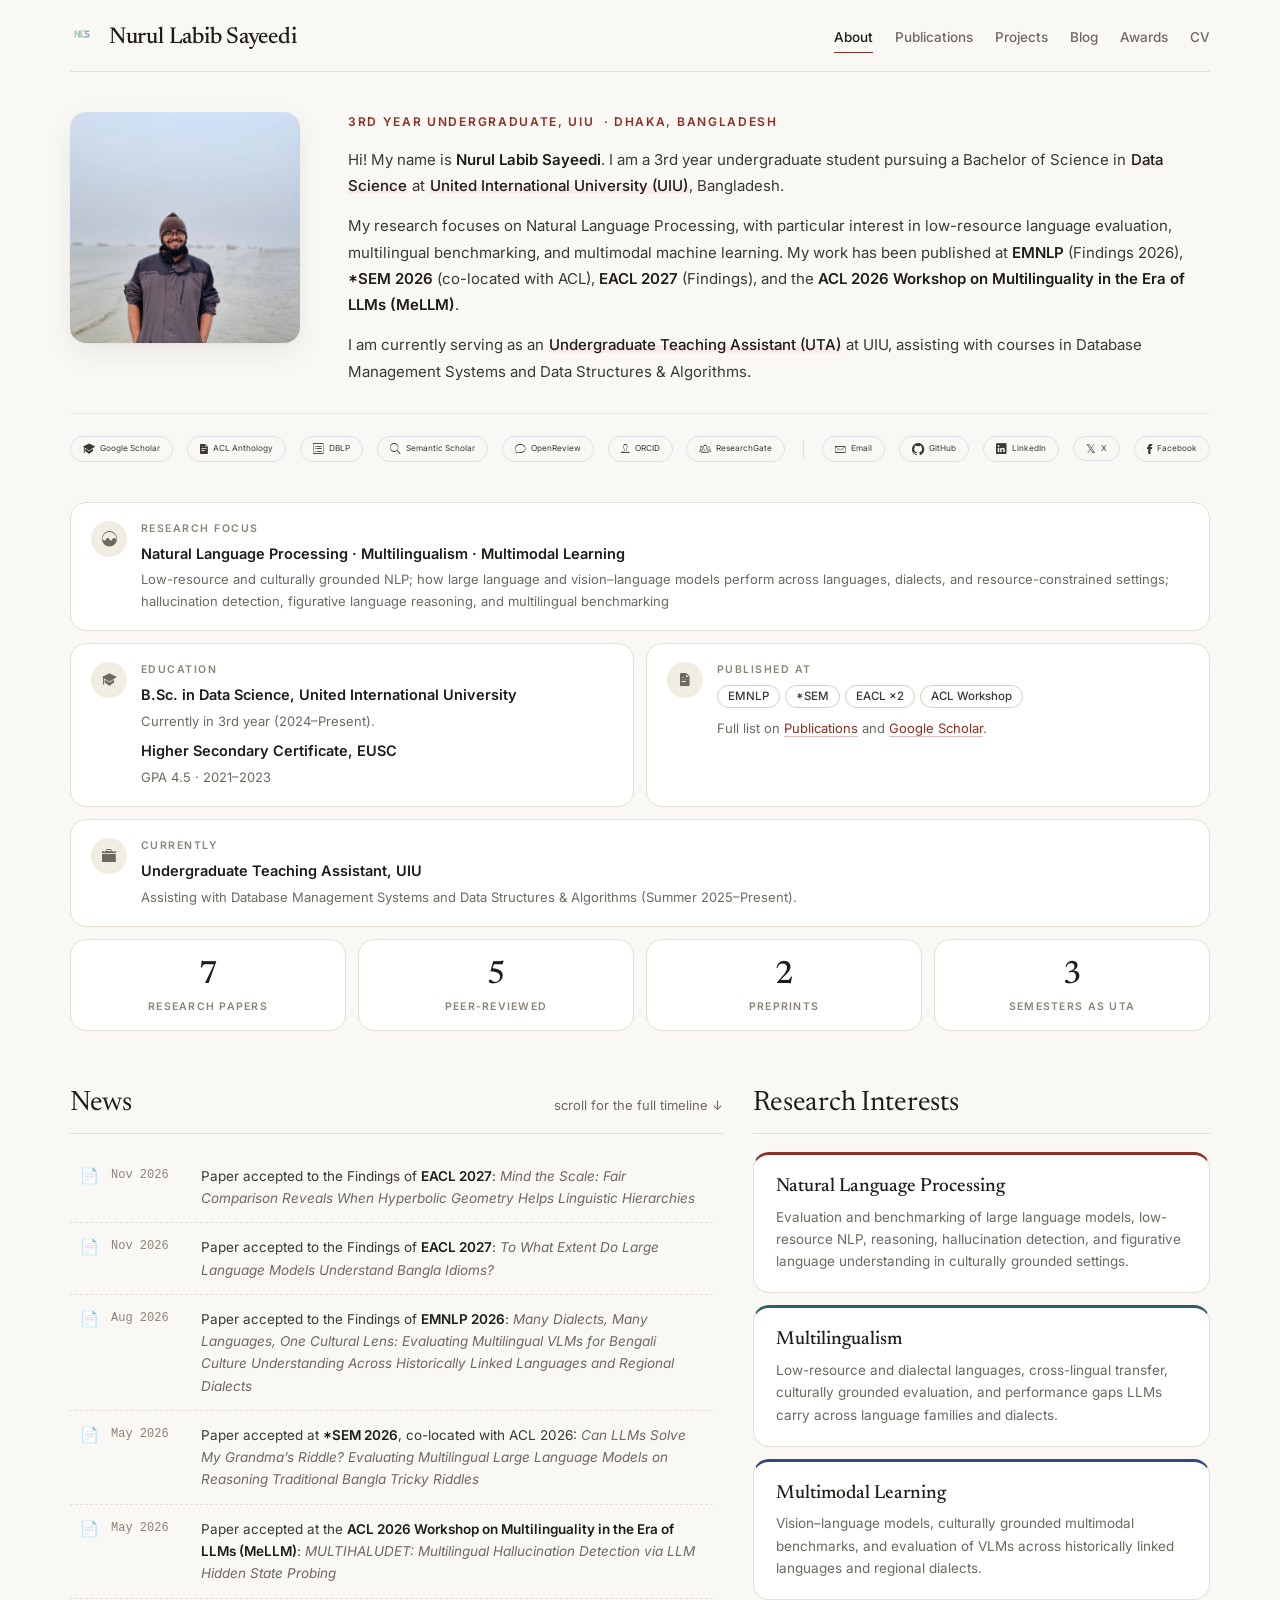
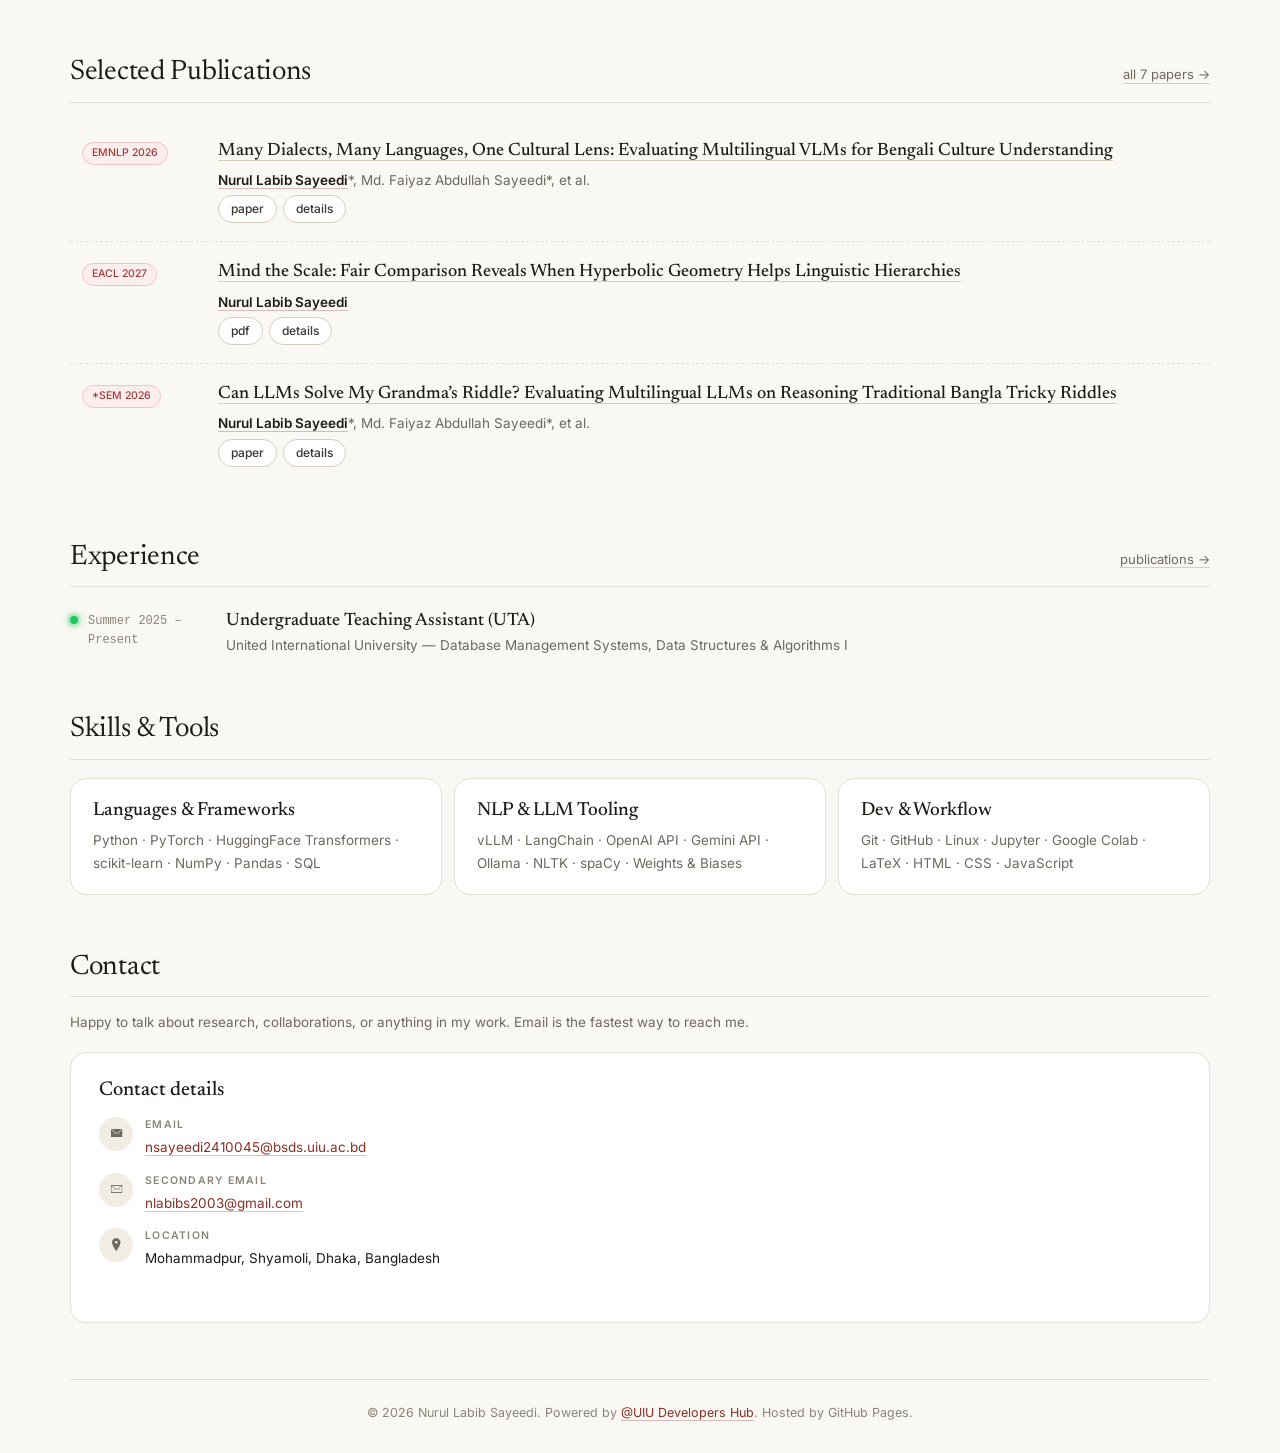
<file: index.html>
<!DOCTYPE html>
<html lang="en">

<head>
	<meta charset="UTF-8">
	<meta name="viewport" content="width=device-width, initial-scale=1">
	<title>Nurul Labib Sayeedi</title>
	<meta name="description" content="Nurul Labib Sayeedi - 3rd Year Undergraduate at United International University. Research on Natural Language Processing, Multilingualism, and Multimodal Machine Learning.">
	<meta name="author" content="Nurul Labib Sayeedi">
	<link rel="icon" type="image/png" href="img/icon.png">

	<!-- css -->
	<link rel="stylesheet" href="css/bootstrap.min.css">
	<link rel="stylesheet" href="css/ionicons.min.css">
	<link rel="stylesheet" href="css/pace.css">
	<link rel="stylesheet" href="css/custom.css">

	<style>
	.plb { display:flex; flex-wrap:wrap; gap:8px 0; justify-content:space-between; margin:28px 0 0; padding:22px 0 0; border-top:1px solid #e5e8ef; align-items:center; }
	.plb a { display:inline-flex; align-items:center; gap:5px; padding:5px 12px; border:1px solid #dde0e8; border-radius:20px; font-size:.82rem; color:var(--ink-light); text-decoration:none; transition:border-color .15s,color .15s,background .15s; }
	.plb a:hover { border-color:var(--accent); color:var(--accent); background:var(--accent-tint); text-decoration:none; }
	.plb .plb-cv { background:var(--accent-tint); color:var(--accent); border-color:var(--accent-line); font-weight:500; }
	.plb .plb-cv:hover { background:var(--accent); color:#fff; }
	.plb-sep { display:block; width:1px; height:18px; background:#dde0e8; flex-shrink:0; margin:0 4px; }
	.plb .plb-icon { font-size:14px; line-height:1; }
	@media (max-width:767px) { .plb-sep { display:none; } }
	</style>

	<!-- js -->
	<script src="js/pace.min.js"></script>
</head>

<body class="graph-paper">

	<!-- header -->
	<div class="container">
		<header id="site-header">
			<a class="site-brand" href="index.html">
				<img src="img/icon.png" alt="" class="logo-icon">
				Nurul Labib <span>Sayeedi</span>
			</a>
			<nav class="site-nav" aria-label="Main">
				<ul>
					<li><span class="current">About</span></li>
					<li><a href="publications.html">Publications</a></li>
					<li><a href="projects.html">Projects</a></li>
					<li><a href="blog/index.html">Blog</a></li>
					<li><a href="honor_achievement.html">Awards</a></li>
					<li><a href="assets/Labib_CV.pdf" target="_blank" rel="noopener">CV</a></li>
				</ul>
			</nav>
			<button type="button" id="trigger-overlay" class="menu-toggle" aria-label="Open menu"
				aria-controls="site-menu" aria-expanded="false">
				<span class="ion-navicon"></span>
			</button>
		</header>
	</div>

	<!-- main content -->
	<div class="content-body">
		<div class="container">

			<!-- Profile -->
			<div class="row">
				<div class="col-md-12">
					<div class="profile">

						<!-- hero: photo + bio -->
						<div class="profile-grid">
							<div class="profile-side">
								<div class="profile-photo-wrap">
									<img class="profile-photo" src="img/labib.jpeg" alt="Nurul Labib Sayeedi">
								</div>
							</div>
							<div class="profile-main">
								<p class="profile-affiliation">
									3rd Year Undergraduate, UIU &nbsp;&middot; Dhaka, Bangladesh
								</p>
								<div class="bio">
									<p>Hi! My name is <strong>Nurul Labib Sayeedi</strong>. I am a 3rd year undergraduate student pursuing a Bachelor of Science in <span class="hl">Data Science</span> at <span class="hl">United International University (UIU)</span>, Bangladesh.</p>
									<p>My research focuses on Natural Language Processing, with particular interest in low-resource language evaluation, multilingual benchmarking, and multimodal machine learning. My work has been published at <strong>EMNLP</strong> (Findings 2026), <strong>*SEM 2026</strong> (co-located with ACL), <strong>EACL 2027</strong> (Findings), and the <strong>ACL 2026 Workshop on Multilinguality in the Era of LLMs (MeLLM)</strong>.</p>
									<p>I am currently serving as an <span class="hl">Undergraduate Teaching Assistant (UTA)</span> at UIU, assisting with courses in Database Management Systems and Data Structures &amp; Algorithms.</p>
								</div>
							</div>
						</div>

						<!-- Find me online -->
						<nav class="plb" aria-label="Online profiles">
							<a href="https://scholar.google.com/citations?user=cv1GHaUAAAAJ&hl=en" target="_blank" rel="noopener"><span class="plb-icon ion-university" aria-hidden="true"></span>Google Scholar</a>
							<a href="https://aclanthology.org/people/nurul-labib-sayeedi/" target="_blank" rel="noopener"><span class="plb-icon ion-document-text" aria-hidden="true"></span>ACL Anthology</a>
							<a href="https://dblp.org/pid/425/1779.html" target="_blank" rel="noopener"><span class="plb-icon ion-ios-list-outline" aria-hidden="true"></span>DBLP</a>
							<a href="https://www.semanticscholar.org/author/Nurul-Labib-Sayeedi/2400417205" target="_blank" rel="noopener"><span class="plb-icon ion-ios-search" aria-hidden="true"></span>Semantic Scholar</a>
							<a href="https://openreview.net/profile?id=%7ENurul_Labib_Sayeedi1" target="_blank" rel="noopener"><span class="plb-icon ion-ios-chatbubble-outline" aria-hidden="true"></span>OpenReview</a>
							<a href="https://orcid.org/0009-0002-4116-3917" target="_blank" rel="noopener"><span class="plb-icon ion-ios-person-outline" aria-hidden="true"></span>ORCID</a>
							<a href="https://www.researchgate.net/profile/Nurul-Sayeedi?ev=hdr_xprf" target="_blank" rel="noopener"><span class="plb-icon ion-ios-people-outline" aria-hidden="true"></span>ResearchGate</a>
							<span class="plb-sep" aria-hidden="true"></span>
							<a href="mailto:nsayeedi2410045@bsds.uiu.ac.bd"><span class="plb-icon ion-ios-email-outline" aria-hidden="true"></span>Email</a>
							<a href="https://github.com/Labib1610" target="_blank" rel="noopener"><span class="plb-icon ion-social-github" aria-hidden="true"></span>GitHub</a>
							<a href="https://www.linkedin.com/in/nurul-labib-sayeedi/" target="_blank" rel="noopener"><span class="plb-icon ion-social-linkedin" aria-hidden="true"></span>LinkedIn</a>
							<a href="https://x.com/LabibSayeedi" target="_blank" rel="noopener"><span class="plb-icon" aria-hidden="true" style="font-style:normal;font-size:12px">𝕏</span>X</a>
							<a href="https://www.facebook.com/nurul.labib.sayeedi" target="_blank" rel="noopener"><span class="plb-icon ion-social-facebook" aria-hidden="true"></span>Facebook</a>
						</nav>

						<!-- quick facts -->
						<ul class="fact-grid">
							<li class="fact fact-wide">
								<span class="fact-icon ion-ios-analytics" aria-hidden="true"></span>
								<span class="fact-body">
									<span class="fact-label">Research focus</span>
									<span class="fact-value">Natural Language Processing &middot; Multilingualism &middot; Multimodal Learning</span>
									<span class="fact-meta">Low-resource and culturally grounded NLP; how large language and vision&ndash;language models perform across languages, dialects, and resource-constrained settings; hallucination detection, figurative language reasoning, and multilingual benchmarking</span>
								</span>
							</li>
							<li class="fact">
								<span class="fact-icon ion-university" aria-hidden="true"></span>
								<span class="fact-body">
									<span class="fact-label">Education</span>
									<span class="fact-value">B.Sc. in Data Science, United International University</span>
									<span class="fact-meta">Currently in 3rd year (2024&ndash;Present).</span>
									<span class="fact-value" style="display:block;margin-top:8px">Higher Secondary Certificate, EUSC</span>
									<span class="fact-meta">GPA 4.5 &middot; 2021&ndash;2023</span>
								</span>
							</li>
							<li class="fact">
								<span class="fact-icon ion-document-text" aria-hidden="true"></span>
								<span class="fact-body">
									<span class="fact-label">Published at</span>
									<span class="fact-value venue-row">
										<span class="venue">EMNLP</span><span class="venue">*SEM</span><span class="venue">EACL &times;2</span><span class="venue">ACL Workshop</span>
									</span>
									<span class="fact-meta">Full list on <a href="publications.html">Publications</a> and <a href="https://scholar.google.com/citations?user=cv1GHaUAAAAJ&hl=en" target="_blank" rel="noopener">Google Scholar</a>.</span>
								</span>
							</li>
							<li class="fact fact-wide">
								<span class="fact-icon ion-ios-briefcase" aria-hidden="true"></span>
								<span class="fact-body">
									<span class="fact-label">Currently</span>
									<span class="fact-value">Undergraduate Teaching Assistant, UIU</span>
									<span class="fact-meta">Assisting with Database Management Systems and Data Structures &amp; Algorithms (Summer 2025&ndash;Present).</span>
								</span>
							</li>
						</ul>

						<ul class="metrics">
							<li><span class="num">7</span><span class="label">Research papers</span></li>
							<li><span class="num">5</span><span class="label">Peer-reviewed</span></li>
							<li><span class="num">2</span><span class="label">Preprints</span></li>
							<li><span class="num">3</span><span class="label">Semesters as UTA</span></li>
						</ul>
					</div>
				</div>
			</div>

			<!-- News | Research Interests -->
			<div class="row split section">
				<div class="col-md-7" id="news">
					<h2 class="section-title">
						News
						<span class="section-more">scroll for the full timeline &darr;</span>
					</h2>
					<div class="feed-fill">
					<div class="news-feed">
						<ul class="news-list">
							<li>
								<span class="news-emoji">📄</span>
								<span class="news-body"><span class="news-date">Nov 2026</span><span
										class="news-text">Paper accepted to the Findings of <strong>EACL 2027</strong>: <em>Mind the Scale: Fair Comparison Reveals When Hyperbolic Geometry Helps Linguistic Hierarchies</em></span></span>
							</li>
							<li>
								<span class="news-emoji">📄</span>
								<span class="news-body"><span class="news-date">Nov 2026</span><span
										class="news-text">Paper accepted to the Findings of <strong>EACL 2027</strong>: <em>To What Extent Do Large Language Models Understand Bangla Idioms?</em></span></span>
							</li>
							<li>
								<span class="news-emoji">📄</span>
								<span class="news-body"><span class="news-date">Aug 2026</span><span
										class="news-text">Paper accepted to the Findings of <strong>EMNLP 2026</strong>: <em>Many Dialects, Many Languages, One Cultural Lens: Evaluating Multilingual VLMs for Bengali Culture Understanding Across Historically Linked Languages and Regional Dialects</em></span></span>
							</li>
							<li>
								<span class="news-emoji">📄</span>
								<span class="news-body"><span class="news-date">May 2026</span><span
										class="news-text">Paper accepted at <strong>*SEM 2026</strong>, co-located with ACL 2026: <em>Can LLMs Solve My Grandma&rsquo;s Riddle? Evaluating Multilingual Large Language Models on Reasoning Traditional Bangla Tricky Riddles</em></span></span>
							</li>
							<li>
								<span class="news-emoji">📄</span>
								<span class="news-body"><span class="news-date">May 2026</span><span
										class="news-text">Paper accepted at the <strong>ACL 2026 Workshop on Multilinguality in the Era of LLMs (MeLLM)</strong>: <em>MULTIHALUDET: Multilingual Hallucination Detection via LLM Hidden State Probing</em></span></span>
							</li>
							<li>
								<span class="news-emoji">📝</span>
								<span class="news-body"><span class="news-date">2026</span><span
										class="news-text">Preprint posted: <em>Did the Problem Actually Get Harder? Testing LLMs on Paired P and NP-Complete Problems Hardened by Adversarial Multi-Agent Rewriting</em></span></span>
							</li>
							<li>
								<span class="news-emoji">📝</span>
								<span class="news-body"><span class="news-date">2026</span><span
										class="news-text">Preprint posted: <em>Mind the Scale: Fair Comparison Reveals When Hyperbolic Geometry Helps Linguistic Hierarchies</em></span></span>
							</li>
							<li>
								<span class="news-emoji">🔬</span>
								<span class="news-body"><span class="news-date">Summer 2025</span><span
										class="news-text">Started as <strong>Undergraduate Teaching Assistant (UTA)</strong> at United International University, assisting with DBMS and DSA courses.</span></span>
							</li>
						</ul>
					</div>
					</div>
				</div>
				<div class="col-md-5" id="research">
					<h2 class="section-title">Research Interests</h2>
					<ul class="interest-grid">
						<li>
							<h4>Natural Language Processing</h4>
							<p>Evaluation and benchmarking of large language models, low-resource NLP, reasoning, hallucination detection, and figurative language understanding in culturally grounded settings.</p>
						</li>
						<li>
							<h4>Multilingualism</h4>
							<p>Low-resource and dialectal languages, cross-lingual transfer, culturally grounded evaluation, and performance gaps LLMs carry across language families and dialects.</p>
						</li>
						<li>
							<h4>Multimodal Learning</h4>
							<p>Vision&ndash;language models, culturally grounded multimodal benchmarks, and evaluation of VLMs across historically linked languages and regional dialects.</p>
						</li>
					</ul>
				</div>
			</div>

			<!-- Selected Publications -->
			<div class="row section">
				<div class="col-md-12" id="selected-pubs">
					<h2 class="section-title">
						Selected Publications
						<a class="section-more" href="publications.html">all 7 papers &rarr;</a>
					</h2>
					<ul class="pub-list">
						<li class="pub-item">
							<span class="pub-id"><span class="pub-tag acl" tabindex="0">EMNLP 2026</span></span>
							<div class="pub-body">
								<h3 class="pub-title"><a href="https://aclanthology.org/2026.findings-emnlp.2129.pdf" target="_blank" rel="noopener">Many Dialects, Many Languages, One Cultural Lens: Evaluating Multilingual VLMs for Bengali Culture Understanding</a></h3>
								<p class="pub-authors"><span class="me">Nurul Labib Sayeedi</span>*, Md. Faiyaz Abdullah Sayeedi*, et al.</p>
								<ul class="pub-links">
									<li><a href="https://aclanthology.org/2026.findings-emnlp.2129.pdf" target="_blank" rel="noopener">paper</a></li>
									<li><a href="publications.html#pub-c1">details</a></li>
								</ul>
							</div>
						</li>
						<li class="pub-item">
							<span class="pub-id"><span class="pub-tag acl" tabindex="0">EACL 2027</span></span>
							<div class="pub-body">
								<h3 class="pub-title"><a href="papers/Hyperbolic_Computational_EACL.pdf" target="_blank" rel="noopener">Mind the Scale: Fair Comparison Reveals When Hyperbolic Geometry Helps Linguistic Hierarchies</a></h3>
								<p class="pub-authors"><span class="me">Nurul Labib Sayeedi</span></p>
								<ul class="pub-links">
									<li><a href="papers/Hyperbolic_Computational_EACL.pdf" target="_blank" rel="noopener">pdf</a></li>
									<li><a href="publications.html#pub-c4">details</a></li>
								</ul>
							</div>
						</li>
						<li class="pub-item">
							<span class="pub-id"><span class="pub-tag acl" tabindex="0">*SEM 2026</span></span>
							<div class="pub-body">
								<h3 class="pub-title"><a href="https://aclanthology.org/2026.starsem-conference.22/" target="_blank" rel="noopener">Can LLMs Solve My Grandma&rsquo;s Riddle? Evaluating Multilingual LLMs on Reasoning Traditional Bangla Tricky Riddles</a></h3>
								<p class="pub-authors"><span class="me">Nurul Labib Sayeedi</span>*, Md. Faiyaz Abdullah Sayeedi*, et al.</p>
								<ul class="pub-links">
									<li><a href="https://aclanthology.org/2026.starsem-conference.22/" target="_blank" rel="noopener">paper</a></li>
									<li><a href="publications.html#pub-c2">details</a></li>
								</ul>
							</div>
						</li>
					</ul>
				</div>
			</div>

			<!-- Experience -->
			<div class="row section">
				<div class="col-md-12" id="experience">
					<h2 class="section-title">
						Experience
						<a class="section-more" href="publications.html">publications &rarr;</a>
					</h2>
					<ul class="timeline">
						<li class="tl-current">
							<span class="tl-role">Undergraduate Teaching Assistant (UTA)</span>
							<span class="tl-where">United International University &mdash; Database Management Systems, Data Structures &amp; Algorithms I</span>
							<span class="tl-when">Summer 2025 &ndash; Present</span>
						</li>
					</ul>
				</div>
			</div>

			<!-- Skills & Tools -->
			<div class="row section">
				<div class="col-md-12" id="skills">
					<h2 class="section-title">Skills &amp; Tools</h2>
					<ul class="interest-grid">
						<li>
							<h4>Languages &amp; Frameworks</h4>
							<p>Python &middot; PyTorch &middot; HuggingFace Transformers &middot; scikit-learn &middot; NumPy &middot; Pandas &middot; SQL</p>
						</li>
						<li>
							<h4>NLP &amp; LLM Tooling</h4>
							<p>vLLM &middot; LangChain &middot; OpenAI API &middot; Gemini API &middot; Ollama &middot; NLTK &middot; spaCy &middot; Weights &amp; Biases</p>
						</li>
						<li>
							<h4>Dev &amp; Workflow</h4>
							<p>Git &middot; GitHub &middot; Linux &middot; Jupyter &middot; Google Colab &middot; LaTeX &middot; HTML &middot; CSS &middot; JavaScript</p>
						</li>
					</ul>
				</div>
			</div>

			<!-- Contact -->
			<div class="row">
				<div class="col-md-12 section" id="contact">
					<h2 class="section-title">Contact</h2>
					<p class="section-note">Happy to talk about research, collaborations, or anything in my work.
						Email is the fastest way to reach me.</p>

					<div class="contact-block">
						<div class="row">
							<div class="col-md-12">
								<div class="contact-panel">
									<h3>Contact details</h3>
									<ul class="contact-details">
										<li>
											<span class="ci ion-ios-email"></span>
											<span>
												<span class="cd-label">Email</span>
												<span class="cd-value"><a href="mailto:nsayeedi2410045@bsds.uiu.ac.bd">nsayeedi2410045@bsds.uiu.ac.bd</a></span>
											</span>
										</li>
										<li>
											<span class="ci ion-ios-email-outline"></span>
											<span>
												<span class="cd-label">Secondary email</span>
												<span class="cd-value"><a href="mailto:nlabibs2003@gmail.com">nlabibs2003@gmail.com</a></span>
											</span>
										</li>
										<li>
											<span class="ci ion-ios-location"></span>
											<span>
												<span class="cd-label">Location</span>
												<span class="cd-value">Mohammadpur, Shyamoli, Dhaka, Bangladesh</span>
											</span>
										</li>
									</ul>

								</div>
							</div>
						</div>
					</div>
				</div>
			</div>

		</div>
	</div>

	<!-- footer -->
	<footer id="site-footer">
		<div class="container">
			<p class="copyright">&copy; 2026 Nurul Labib Sayeedi. Powered by <a
				href="https://github.com/UIU-Developers-Hub">@UIU Developers Hub</a>. Hosted by GitHub Pages.</p>
		</div>
	</footer>

	<button type="button" id="back-to-top" aria-label="Back to top"><span class="ion-chevron-up"></span></button>

	<!-- mobile menu -->
	<div class="overlay" id="site-menu">
		<button type="button" class="overlay-close" aria-label="Close menu"><span class="ion-ios-close-empty"></span></button>
		<nav aria-label="Mobile">
			<ul>
				<li><span class="current">About</span></li>
				<li><a href="publications.html">Publications</a></li>
				<li><a href="projects.html">Projects</a></li>
				<li><a href="blog/index.html">Blog</a></li>
				<li><a href="honor_achievement.html">Awards</a></li>
				<li><a href="assets/Labib_CV.pdf" target="_blank" rel="noopener">CV</a></li>
			</ul>
		</nav>
	</div>

	<script src="js/script.js"></script>
</body>

</html>
</file>
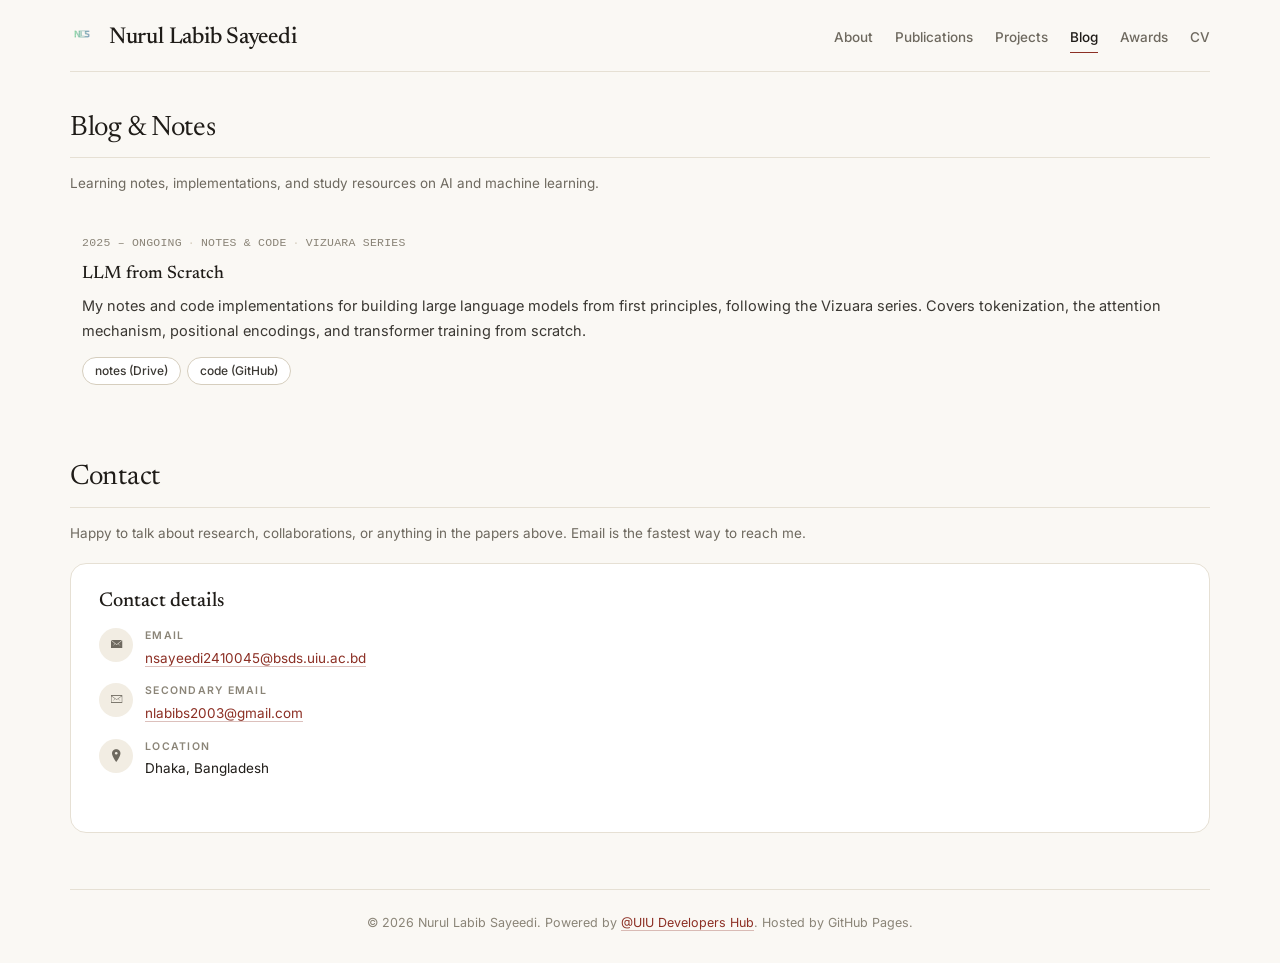
<file: blog/index.html>
<!DOCTYPE html>
<html lang="en">

<head>
    <meta charset="UTF-8">
    <meta name="viewport" content="width=device-width, initial-scale=1">
    <title>Nurul Labib Sayeedi - Blog</title>
    <meta name="description" content="Blog posts and long-form guides by Nurul Labib Sayeedi.">
    <link rel="icon" type="image/png" href="../img/icon.png">

    <!-- css -->
    <link rel="stylesheet" href="../css/bootstrap.min.css">
    <link rel="stylesheet" href="../css/ionicons.min.css">
    <link rel="stylesheet" href="../css/pace.css">
    <link rel="stylesheet" href="../css/custom.css">

    <!-- js -->
    <script src="../js/pace.min.js"></script>
</head>

<body class="graph-paper">

    <!-- header -->
    <div class="container">
        <header id="site-header">
            <a class="site-brand" href="../index.html">
                <img src="../img/icon.png" alt="" class="logo-icon">
                Nurul Labib <span>Sayeedi</span>
            </a>
            <nav class="site-nav" aria-label="Main">
                <ul>
                    <li><a href="../index.html">About</a></li>
                    <li><a href="../publications.html">Publications</a></li>
                    <li><a href="../projects.html">Projects</a></li>
                    <li><span class="current">Blog</span></li>
                    <li><a href="../honor_achievement.html">Awards</a></li>
                    <li><a href="../assets/Labib_CV.pdf" target="_blank" rel="noopener">CV</a></li>
                </ul>
            </nav>
            <button type="button" id="trigger-overlay" class="menu-toggle" aria-label="Open menu"
                aria-controls="site-menu" aria-expanded="false">
                <span class="ion-navicon"></span>
            </button>
        </header>
    </div>

    <div class="content-body">
        <div class="container">
            <h2 class="section-title">Blog &amp; Notes</h2>
            <p class="section-note">Learning notes, implementations, and study resources on AI and machine learning.</p>

            <ul class="blog-list">
                <li class="blog-card">
                    <p class="blog-meta">2025 &ndash; Ongoing<span class="dot">&middot;</span>Notes &amp; Code<span class="dot">&middot;</span>Vizuara Series</p>
                    <h3 class="blog-card-title">LLM from Scratch</h3>
                    <p class="blog-excerpt">My notes and code implementations for building large language models from first principles, following the Vizuara series. Covers tokenization, the attention mechanism, positional encodings, and transformer training from scratch.</p>
                    <ul class="pub-links">
                        <li><a href="https://drive.google.com/drive/folders/1-ZIqiyHeQjiBj1-n6w8R6gfCkWeBQ7PN?usp=sharing" target="_blank" rel="noopener">notes (Drive)</a></li>
                        <li><a href="https://github.com/Labib1610/LLM-from-Scratch-Vizuara-" target="_blank" rel="noopener">code (GitHub)</a></li>
                    </ul>
                </li>
            </ul>
        </div>

        <div class="container">
            <!-- Contact -->
            <div class="row">
                <div class="col-md-12 section" id="contact">
                    <h2 class="section-title">Contact</h2>
                    <p class="section-note">Happy to talk about research, collaborations, or anything in the papers above.
                        Email is the fastest way to reach me.</p>

                    <div class="contact-block">
                        <div class="row">
                            <div class="col-md-12">
                                <div class="contact-panel">
                                    <h3>Contact details</h3>
                                    <ul class="contact-details">
                                        <li>
                                            <span class="ci ion-ios-email"></span>
                                            <span>
                                                <span class="cd-label">Email</span>
                                                <span class="cd-value"><a href="mailto:nsayeedi2410045@bsds.uiu.ac.bd">nsayeedi2410045@bsds.uiu.ac.bd</a></span>
                                            </span>
                                        </li>
                                        <li>
                                            <span class="ci ion-ios-email-outline"></span>
                                            <span>
                                                <span class="cd-label">Secondary email</span>
                                                <span class="cd-value"><a href="mailto:nlabibs2003@gmail.com">nlabibs2003@gmail.com</a></span>
                                            </span>
                                        </li>
                                        <li>
                                            <span class="ci ion-ios-location"></span>
                                            <span>
                                                <span class="cd-label">Location</span>
                                                <span class="cd-value">Dhaka, Bangladesh</span>
                                            </span>
                                        </li>
                                    </ul>

                                </div>
                            </div>
                        </div>
                    </div>
                </div>
            </div>
        </div>

    </div>

    <!-- footer -->
    <footer id="site-footer">
        <div class="container">
            <p class="copyright">&copy; 2026 Nurul Labib Sayeedi. Powered by <a
                href="https://github.com/UIU-Developers-Hub">@UIU Developers Hub</a>. Hosted by GitHub Pages.</p>
        </div>
    </footer>

    <button type="button" id="back-to-top" aria-label="Back to top"><span class="ion-chevron-up"></span></button>

    <!-- mobile menu -->
    <div class="overlay" id="site-menu">
        <button type="button" class="overlay-close" aria-label="Close menu"><span class="ion-ios-close-empty"></span></button>
        <nav aria-label="Mobile">
            <ul>
                <li><a href="../index.html">About</a></li>
                <li><a href="../publications.html">Publications</a></li>
                <li><a href="../projects.html">Projects</a></li>
                <li><span class="current">Blog</span></li>
                <li><a href="../honor_achievement.html">Awards</a></li>
            </ul>
        </nav>
    </div>

    <script src="../js/script.js"></script>
</body>

</html>
</file>
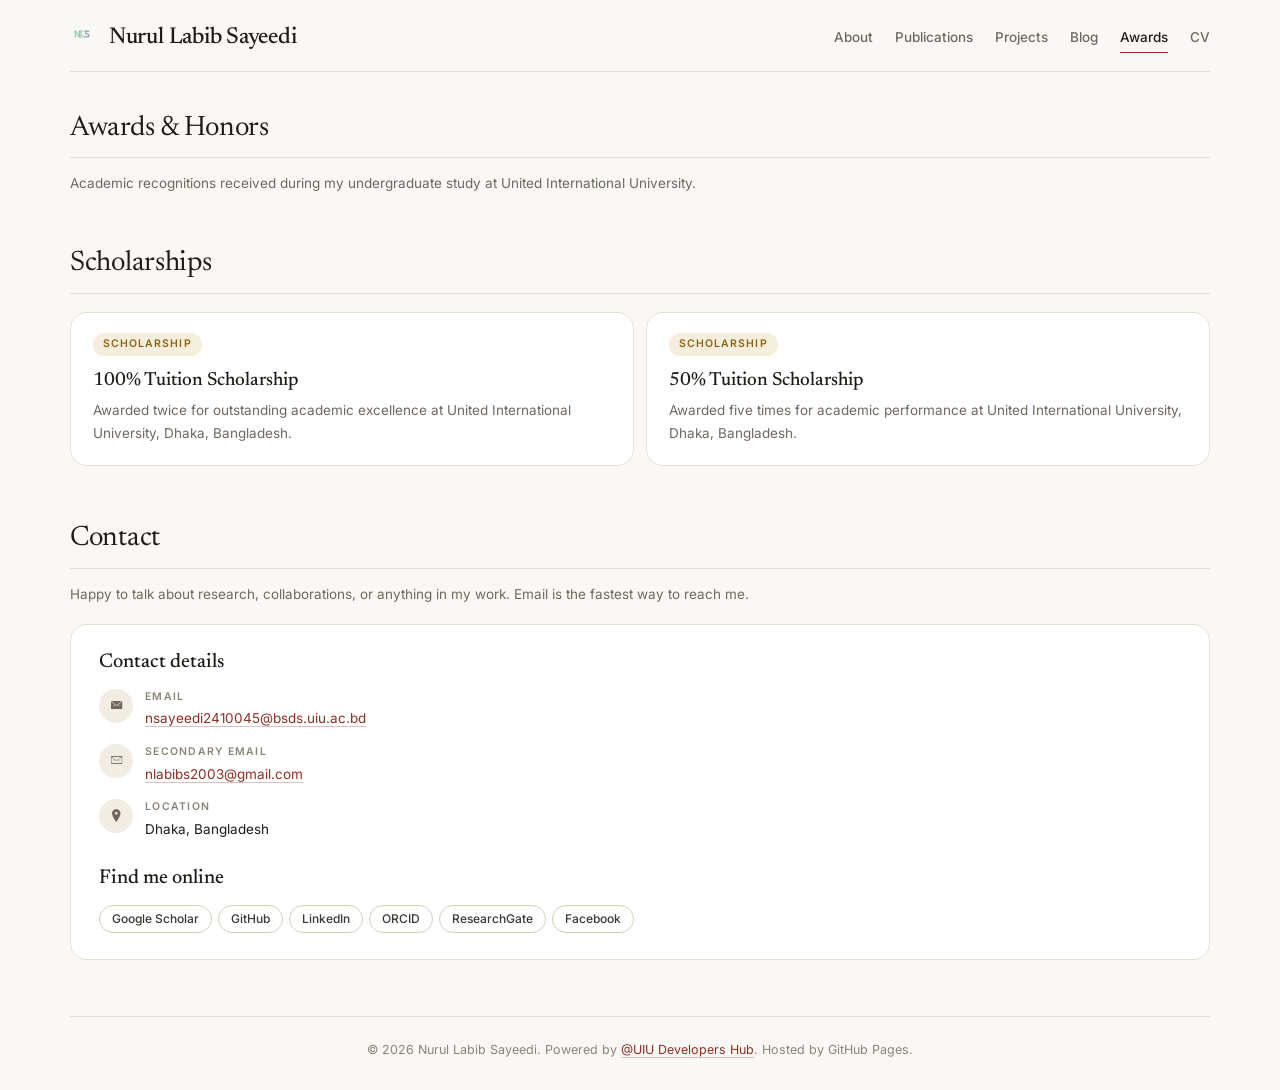
<file: honor_achievement.html>
<!DOCTYPE html>
<html lang="en">

<head>
    <meta charset="UTF-8">
    <meta name="viewport" content="width=device-width, initial-scale=1">
    <title>Nurul Labib Sayeedi - Awards</title>
    <link rel="icon" type="image/png" href="img/icon.png">

    <!-- css -->
    <link rel="stylesheet" href="css/bootstrap.min.css">
    <link rel="stylesheet" href="css/ionicons.min.css">
    <link rel="stylesheet" href="css/pace.css">
    <link rel="stylesheet" href="css/custom.css">

    <!-- js -->
    <script src="js/pace.min.js"></script>
</head>

<body class="graph-paper">
    <!-- header -->
    <div class="container">
        <header id="site-header">
            <a class="site-brand" href="index.html">
                <img src="img/icon.png" alt="" class="logo-icon">
                Nurul Labib <span>Sayeedi</span>
            </a>
            <nav class="site-nav" aria-label="Main">
                <ul>
                    <li><a href="index.html">About</a></li>
                    <li><a href="publications.html">Publications</a></li>
                    <li><a href="projects.html">Projects</a></li>
                    <li><a href="blog/index.html">Blog</a></li>
                    <li><span class="current">Awards</span></li>
                    <li><a href="assets/Labib_CV.pdf" target="_blank" rel="noopener">CV</a></li>
                </ul>
            </nav>
            <button type="button" id="trigger-overlay" class="menu-toggle" aria-label="Open menu"
                aria-controls="site-menu" aria-expanded="false">
                <span class="ion-navicon"></span>
            </button>
        </header>
    </div>

    <div class="content-body">
        <div class="container">
            <div class="row">

                <main class="col-md-12">
                <h2 class="section-title">Awards &amp; Honors</h2>
                <p class="section-note">Academic recognitions received during my undergraduate study at United International University.</p>

                <h2 class="section-title">Scholarships</h2>
                <ul class="award-grid">
                        <li>
                            <span class="award-kind grant">Scholarship</span>
                            <h4 class="award-title">100% Tuition Scholarship</h4>
                            <p class="award-detail">Awarded twice for outstanding academic excellence at United International University, Dhaka, Bangladesh.</p>
                        </li>
                        <li>
                            <span class="award-kind grant">Scholarship</span>
                            <h4 class="award-title">50% Tuition Scholarship</h4>
                            <p class="award-detail">Awarded five times for academic performance at United International University, Dhaka, Bangladesh.</p>
                        </li>
                </ul>

                </main>
            </div>
        </div>

        <div class="container">
            <!-- Contact -->
            <div class="row">
                <div class="col-md-12 section" id="contact">
                    <h2 class="section-title">Contact</h2>
                    <p class="section-note">Happy to talk about research, collaborations, or anything in my work.
                        Email is the fastest way to reach me.</p>

                    <div class="contact-block">
                        <div class="row">
                            <div class="col-md-12">
                                <div class="contact-panel">
                                    <h3>Contact details</h3>
                                    <ul class="contact-details">
                                        <li>
                                            <span class="ci ion-ios-email"></span>
                                            <span>
                                                <span class="cd-label">Email</span>
                                                <span class="cd-value"><a href="mailto:nsayeedi2410045@bsds.uiu.ac.bd">nsayeedi2410045@bsds.uiu.ac.bd</a></span>
                                            </span>
                                        </li>
                                        <li>
                                            <span class="ci ion-ios-email-outline"></span>
                                            <span>
                                                <span class="cd-label">Secondary email</span>
                                                <span class="cd-value"><a href="mailto:nlabibs2003@gmail.com">nlabibs2003@gmail.com</a></span>
                                            </span>
                                        </li>
                                        <li>
                                            <span class="ci ion-ios-location"></span>
                                            <span>
                                                <span class="cd-label">Location</span>
                                                <span class="cd-value">Dhaka, Bangladesh</span>
                                            </span>
                                        </li>
                                    </ul>

                                    <h3>Find me online</h3>
                                    <ul class="profile-links">
                                        <li><a href="https://scholar.google.com/citations?user=cv1GHaUAAAAJ&hl=en" target="_blank"
                                                rel="noopener">Google Scholar</a></li>
                                        <li><a href="https://github.com/Labib1610" target="_blank" rel="noopener">GitHub</a>
                                        </li>
                                        <li><a href="https://www.linkedin.com/in/nurul-labib-sayeedi/" target="_blank"
                                                rel="noopener">LinkedIn</a></li>
                                        <li><a href="https://orcid.org/0009-0002-4116-3917" target="_blank"
                                                rel="noopener">ORCID</a></li>
                                        <li><a href="https://www.researchgate.net/profile/Nurul-Sayeedi?ev=hdr_xprf" target="_blank"
                                                rel="noopener">ResearchGate</a></li>
                                        <li><a href="https://www.facebook.com/nurul.labib.sayeedi" target="_blank"
                                                rel="noopener">Facebook</a></li>
                                    </ul>
                                </div>
                            </div>
                        </div>
                    </div>
                </div>
            </div>
        </div>

    </div>

    <!-- footer -->
    <footer id="site-footer">
        <div class="container">
            <p class="copyright">&copy; 2026 Nurul Labib Sayeedi. Powered by <a
                href="https://github.com/UIU-Developers-Hub">@UIU Developers Hub</a>. Hosted by GitHub Pages.</p>
        </div>
    </footer>

    <button type="button" id="back-to-top" aria-label="Back to top"><span class="ion-chevron-up"></span></button>

    <!-- mobile menu -->
    <div class="overlay" id="site-menu">
        <button type="button" class="overlay-close" aria-label="Close menu"><span class="ion-ios-close-empty"></span></button>
        <nav aria-label="Mobile">
            <ul>
                <li><a href="index.html">About</a></li>
                <li><a href="publications.html">Publications</a></li>
                <li><a href="projects.html">Projects</a></li>
                <li><a href="blog/index.html">Blog</a></li>
                <li><span class="current">Awards</span></li>
            </ul>
        </nav>
    </div>

    <script src="js/script.js"></script>
</body>

</html>
</file>
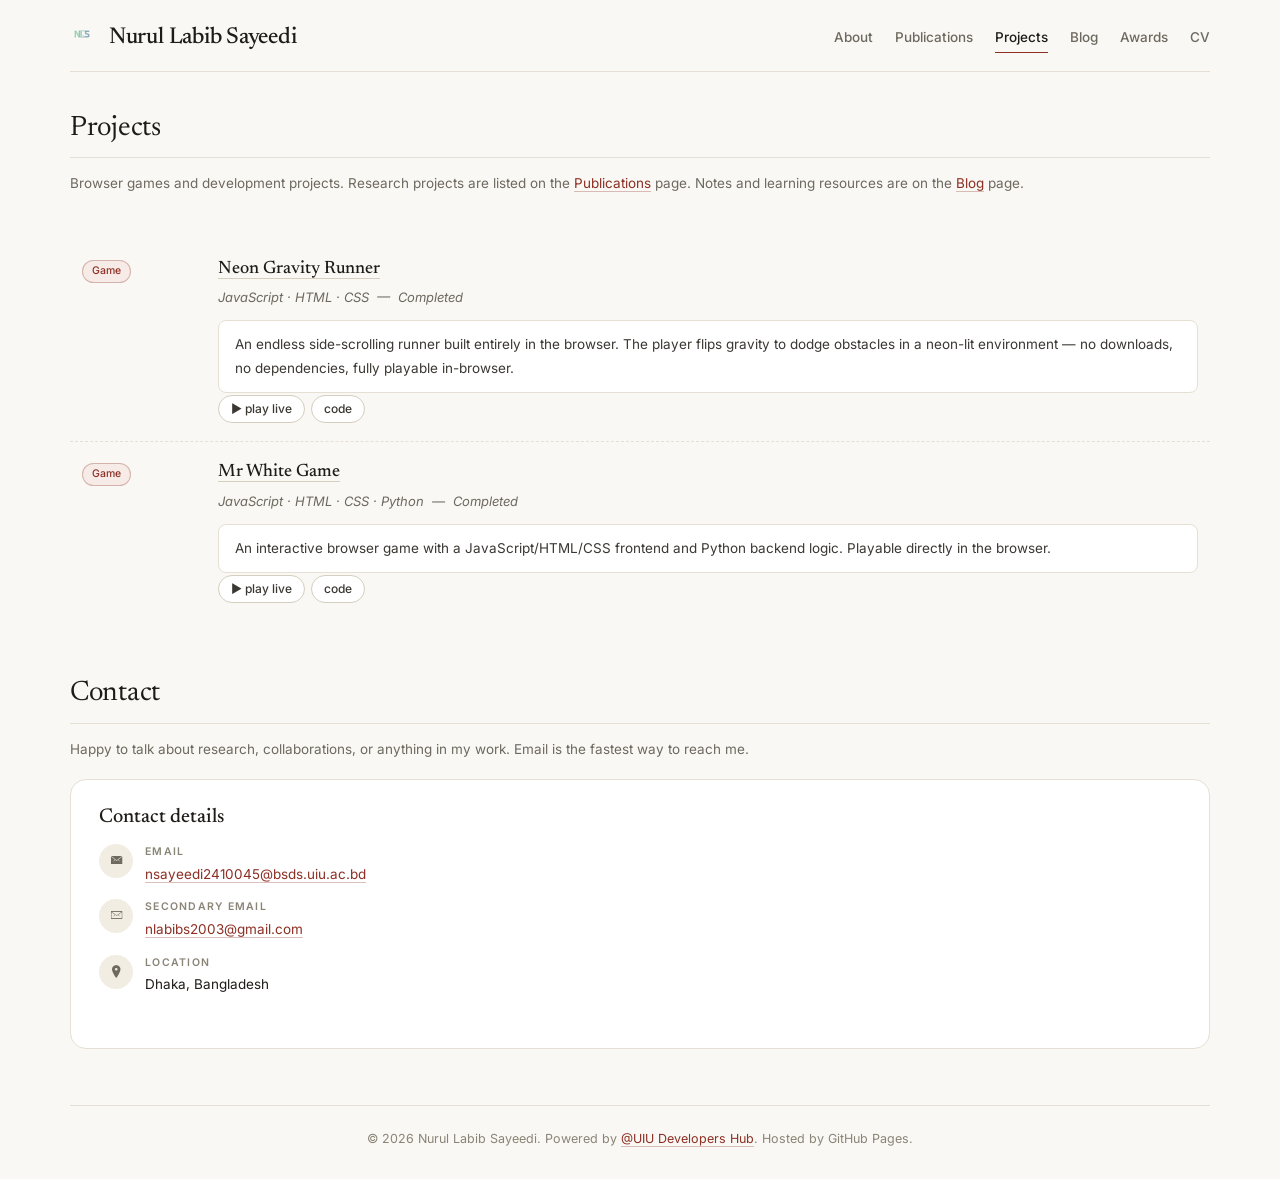
<file: projects.html>
<!DOCTYPE html>
<html lang="en">

<head>
    <meta charset="UTF-8">
    <meta name="viewport" content="width=device-width, initial-scale=1">
    <title>Nurul Labib Sayeedi - Projects</title>
    <link rel="icon" type="image/png" href="img/icon.png">

    <!-- css -->
    <link rel="stylesheet" href="css/bootstrap.min.css">
    <link rel="stylesheet" href="css/ionicons.min.css">
    <link rel="stylesheet" href="css/pace.css">
    <link rel="stylesheet" href="css/custom.css">

    <!-- js -->
    <script src="js/pace.min.js"></script>
</head>

<body class="graph-paper">
    <!-- header -->
    <div class="container">
        <header id="site-header">
            <a class="site-brand" href="index.html">
                <img src="img/icon.png" alt="" class="logo-icon">
                Nurul Labib <span>Sayeedi</span>
            </a>
            <nav class="site-nav" aria-label="Main">
                <ul>
                    <li><a href="index.html">About</a></li>
                    <li><a href="publications.html">Publications</a></li>
                    <li><span class="current">Projects</span></li>
                    <li><a href="blog/index.html">Blog</a></li>
                    <li><a href="honor_achievement.html">Awards</a></li>
                    <li><a href="assets/Labib_CV.pdf" target="_blank" rel="noopener">CV</a></li>
                </ul>
            </nav>
            <button type="button" id="trigger-overlay" class="menu-toggle" aria-label="Open menu"
                aria-controls="site-menu" aria-expanded="false">
                <span class="ion-navicon"></span>
            </button>
        </header>
    </div>

    <div class="content-body">
        <div class="container">
            <h2 class="section-title">Projects</h2>
            <p class="section-note">Browser games and development projects. Research projects are listed on the <a href="publications.html">Publications</a> page. Notes and learning resources are on the <a href="blog/index.html">Blog</a> page.</p>

            <div class="row">
                <main class="col-md-12">
                    <div class="list-wrap">
                        <ul class="pub-list">

                            <li class="pub-item">
                                <span class="pub-id">
                                    <span class="pub-tag" tabindex="0" style="background:var(--accent-tint);color:var(--accent);border-color:var(--accent-line)">Game</span>
                                </span>
                                <div class="pub-body">
                                    <h3 class="pub-title">
                                        <a href="https://labib1610.github.io/neon-gravity-runner" target="_blank" rel="noopener">Neon Gravity Runner</a>
                                    </h3>
                                    <p class="pub-venue">JavaScript &middot; HTML &middot; CSS &nbsp;&mdash;&nbsp; <em>Completed</em></p>
                                    <p class="pub-abstract" style="display:block">An endless side-scrolling runner built entirely in the browser. The player flips gravity to dodge obstacles in a neon-lit environment — no downloads, no dependencies, fully playable in-browser.</p>
                                    <ul class="pub-links">
                                        <li><a href="https://labib1610.github.io/neon-gravity-runner" target="_blank" rel="noopener">&#9654; play live</a></li>
                                        <li><a href="https://github.com/Labib1610/neon-gravity-runner" target="_blank" rel="noopener">code</a></li>
                                    </ul>
                                </div>
                            </li>

                            <li class="pub-item">
                                <span class="pub-id">
                                    <span class="pub-tag" tabindex="0" style="background:var(--accent-tint);color:var(--accent);border-color:var(--accent-line)">Game</span>
                                </span>
                                <div class="pub-body">
                                    <h3 class="pub-title">
                                        <a href="https://labib1610.github.io/mr-white-game/" target="_blank" rel="noopener">Mr White Game</a>
                                    </h3>
                                    <p class="pub-venue">JavaScript &middot; HTML &middot; CSS &middot; Python &nbsp;&mdash;&nbsp; <em>Completed</em></p>
                                    <p class="pub-abstract" style="display:block">An interactive browser game with a JavaScript/HTML/CSS frontend and Python backend logic. Playable directly in the browser.</p>
                                    <ul class="pub-links">
                                        <li><a href="https://labib1610.github.io/mr-white-game/" target="_blank" rel="noopener">&#9654; play live</a></li>
                                        <li><a href="https://github.com/Labib1610/mr-white-game" target="_blank" rel="noopener">code</a></li>
                                    </ul>
                                </div>
                            </li>

                        </ul>
                    </div>
                </main>
            </div>
        </div>

        <div class="container">
            <!-- Contact -->
            <div class="row">
                <div class="col-md-12 section" id="contact">
                    <h2 class="section-title">Contact</h2>
                    <p class="section-note">Happy to talk about research, collaborations, or anything in my work.
                        Email is the fastest way to reach me.</p>

                    <div class="contact-block">
                        <div class="row">
                            <div class="col-md-12">
                                <div class="contact-panel">
                                    <h3>Contact details</h3>
                                    <ul class="contact-details">
                                        <li>
                                            <span class="ci ion-ios-email"></span>
                                            <span>
                                                <span class="cd-label">Email</span>
                                                <span class="cd-value"><a href="mailto:nsayeedi2410045@bsds.uiu.ac.bd">nsayeedi2410045@bsds.uiu.ac.bd</a></span>
                                            </span>
                                        </li>
                                        <li>
                                            <span class="ci ion-ios-email-outline"></span>
                                            <span>
                                                <span class="cd-label">Secondary email</span>
                                                <span class="cd-value"><a href="mailto:nlabibs2003@gmail.com">nlabibs2003@gmail.com</a></span>
                                            </span>
                                        </li>
                                        <li>
                                            <span class="ci ion-ios-location"></span>
                                            <span>
                                                <span class="cd-label">Location</span>
                                                <span class="cd-value">Dhaka, Bangladesh</span>
                                            </span>
                                        </li>
                                    </ul>

                                </div>
                            </div>
                        </div>
                    </div>
                </div>
            </div>
        </div>

    </div>

    <!-- footer -->
    <footer id="site-footer">
        <div class="container">
            <p class="copyright">&copy; 2026 Nurul Labib Sayeedi. Powered by <a
                href="https://github.com/UIU-Developers-Hub">@UIU Developers Hub</a>. Hosted by GitHub Pages.</p>
        </div>
    </footer>

    <button type="button" id="back-to-top" aria-label="Back to top"><span class="ion-chevron-up"></span></button>

    <!-- mobile menu -->
    <div class="overlay" id="site-menu">
        <button type="button" class="overlay-close" aria-label="Close menu"><span class="ion-ios-close-empty"></span></button>
        <nav aria-label="Mobile">
            <ul>
                <li><a href="index.html">About</a></li>
                <li><a href="publications.html">Publications</a></li>
                <li><span class="current">Projects</span></li>
                <li><a href="blog/index.html">Blog</a></li>
                <li><a href="honor_achievement.html">Awards</a></li>
            </ul>
        </nav>
    </div>

    <script src="js/script.js"></script>
</body>

</html>
</file>
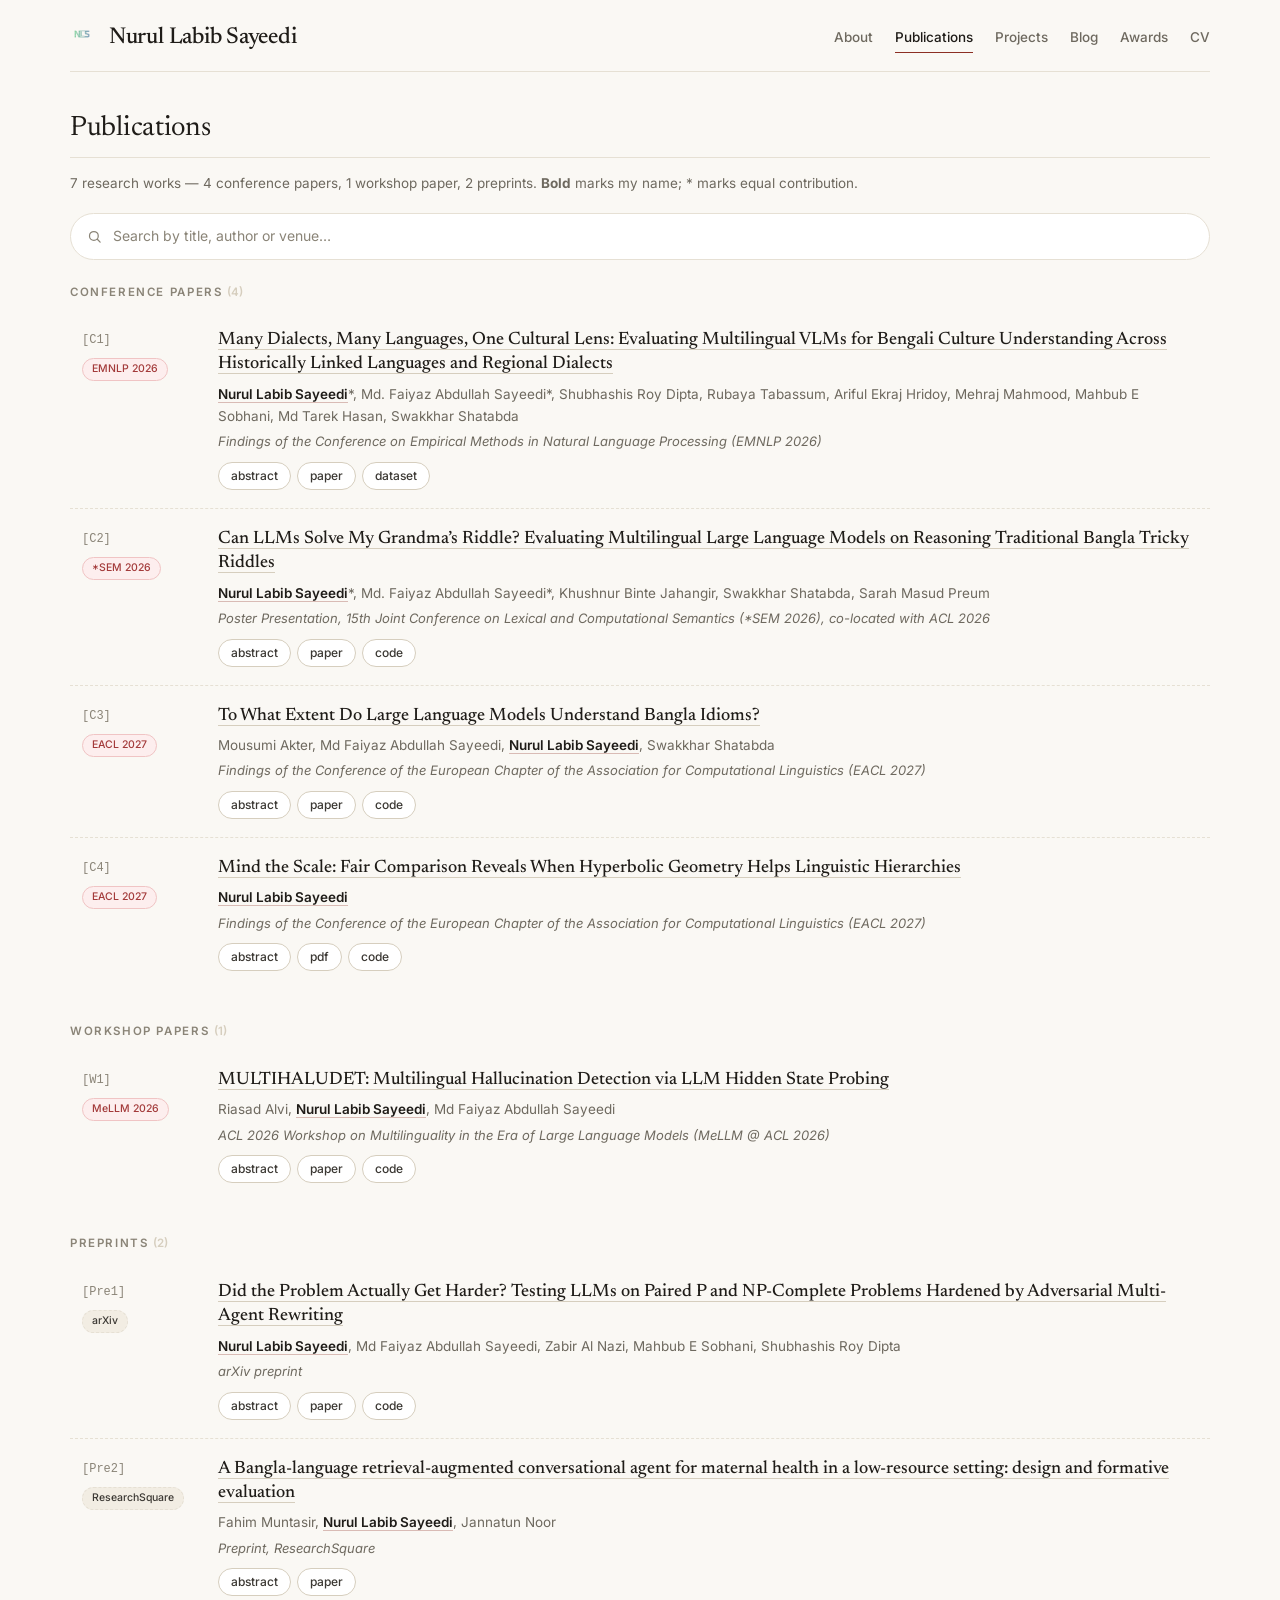
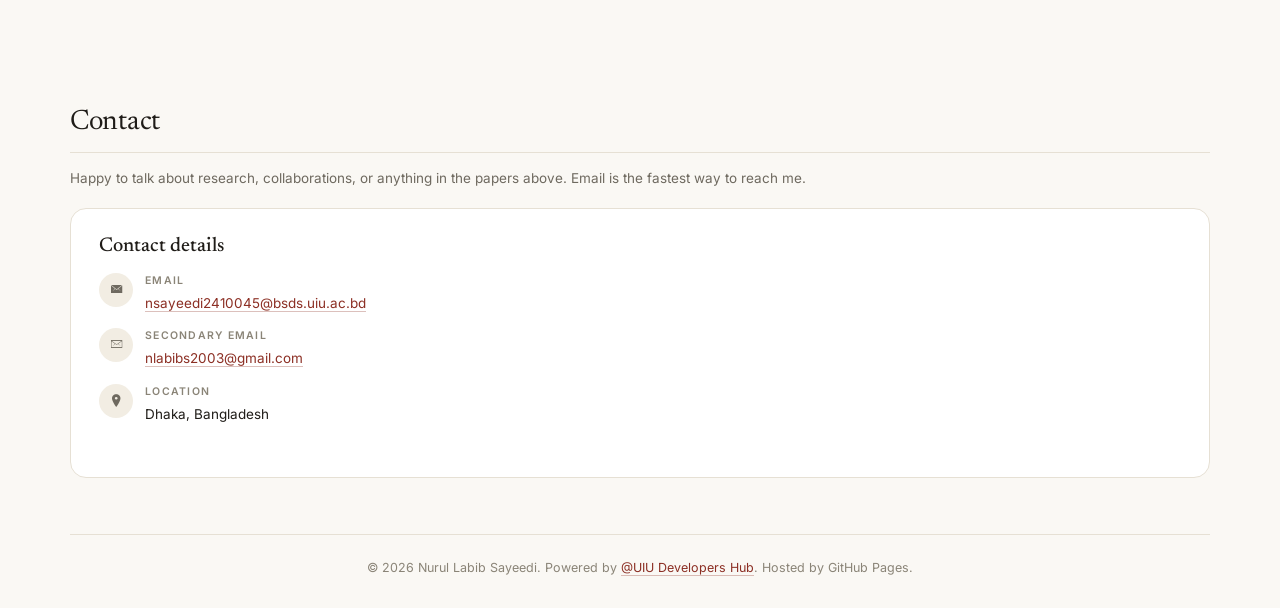
<file: publications.html>
<!DOCTYPE html>
<html lang="en">

<head>
    <meta charset="UTF-8">
    <meta name="viewport" content="width=device-width, initial-scale=1">
    <title>Nurul Labib Sayeedi - Publications</title>
    <link rel="icon" type="image/png" href="img/icon.png">

    <!-- css -->
    <link rel="stylesheet" href="css/bootstrap.min.css">
    <link rel="stylesheet" href="css/ionicons.min.css">
    <link rel="stylesheet" href="css/pace.css">
    <link rel="stylesheet" href="css/custom.css">

    <!-- js -->
    <script src="js/pace.min.js"></script>
</head>

<body class="graph-paper">
    <!-- header -->
    <div class="container">
        <header id="site-header">
            <a class="site-brand" href="index.html">
                <img src="img/icon.png" alt="" class="logo-icon">
                Nurul Labib <span>Sayeedi</span>
            </a>
            <nav class="site-nav" aria-label="Main">
                <ul>
                    <li><a href="index.html">About</a></li>
                    <li><span class="current">Publications</span></li>
                    <li><a href="projects.html">Projects</a></li>
                    <li><a href="blog/index.html">Blog</a></li>
                    <li><a href="honor_achievement.html">Awards</a></li>
                    <li><a href="assets/Labib_CV.pdf" target="_blank" rel="noopener">CV</a></li>
                </ul>
            </nav>
            <button type="button" id="trigger-overlay" class="menu-toggle" aria-label="Open menu"
                aria-controls="site-menu" aria-expanded="false">
                <span class="ion-navicon"></span>
            </button>
        </header>
    </div>

    <div class="content-body">
        <div class="container">
            <div class="row">
                <main class="col-md-12">
                <h2 class="section-title">Publications</h2>
                <p class="section-note">7 research works &mdash; 4 conference papers, 1 workshop paper, 2 preprints. <strong>Bold</strong> marks my name; * marks equal contribution.</p>

                    <input type="text" id="searchInput" class="pub-search" placeholder="Search by title, author or venue…" autocomplete="off"
                        aria-label="Search publications" data-filter="#pubContainer" data-filter-empty="#pubEmpty">
                    <p id="pubEmpty" class="pub-empty" style="display:none;">No publications match that search.</p>

                    <div id="pubContainer" class="list-wrap">

                        <div class="pub-group">
                            <h3 class="pub-group-title">Conference Papers <span class="count">(4)</span></h3>
                            <ul class="pub-list">
                                <li class="pub-item" id="pub-c1">
                                    <span class="pub-id">[C1]<span class="pub-tag acl" tabindex="0" data-venue="Findings of the Conference on Empirical Methods in Natural Language Processing (EMNLP 2026)">EMNLP 2026</span></span>
                                    <div class="pub-body">
                                        <h3 class="pub-title"><a href="https://aclanthology.org/2026.findings-emnlp.2129.pdf" target="_blank" rel="noopener">Many Dialects, Many Languages, One Cultural Lens: Evaluating Multilingual VLMs for Bengali Culture Understanding Across Historically Linked Languages and Regional Dialects</a></h3>
                                        <p class="pub-authors"><span class="me">Nurul Labib Sayeedi</span>*, Md. Faiyaz Abdullah Sayeedi*, Shubhashis Roy Dipta, Rubaya Tabassum, Ariful Ekraj Hridoy, Mehraj Mahmood, Mahbub E Sobhani, Md Tarek Hasan, Swakkhar Shatabda</p>
                                        <p class="pub-venue">Findings of the Conference on Empirical Methods in Natural Language Processing (EMNLP 2026)</p>
                                        <ul class="pub-links">
                                            <li><button type="button" class="pub-toggle" aria-expanded="false" aria-controls="abs-c1"><span class="pub-toggle-label">abstract</span></button></li>
                                            <li><a href="https://aclanthology.org/2026.findings-emnlp.2129.pdf" target="_blank" rel="noopener">paper</a></li>
                                            <li><a href="https://huggingface.co/datasets/FaiyazAbdullah114708/BanglaVerse" target="_blank" rel="noopener">dataset</a></li>
                                        </ul>
                                        <p class="pub-abstract" id="abs-c1" hidden>Bangla culture is richly expressed through region, dialect, history, food, politics, media, and everyday visual life, yet it remains underrepresented in multimodal evaluation. To address this gap, we introduce BanglaVerse, a culturally grounded benchmark for evaluating multilingual vision-language models (VLMs) on Bengali culture across historically linked languages and regional dialects. Built from 1,152 manually curated images across nine domains, the benchmark supports visual question answering and captioning, and is expanded into four languages and five Bangla dialects, yielding ~32.2K artifacts. Our experiments show that evaluating only standard Bangla overestimates true model capability: performance drops under dialectal variation, especially for caption generation, while historically linked languages such as Hindi and Urdu retain some cultural meaning but remain weaker for structured reasoning. Across domains, the main bottleneck is missing cultural knowledge rather than visual grounding alone, with knowledge-intensive categories. These findings position BanglaVerse as a more realistic test bed for measuring culturally grounded multimodal understanding under linguistic variation.</p>
                                    </div>
                                </li>
                                <li class="pub-item" id="pub-c2">
                                    <span class="pub-id">[C2]<span class="pub-tag acl" tabindex="0" data-venue="Poster Presentation, 15th Joint Conference on Lexical and Computational Semantics (*SEM 2026), co-located with ACL 2026">*SEM 2026</span></span>
                                    <div class="pub-body">
                                        <h3 class="pub-title"><a href="https://aclanthology.org/2026.starsem-conference.22/" target="_blank" rel="noopener">Can LLMs Solve My Grandma&rsquo;s Riddle? Evaluating Multilingual Large Language Models on Reasoning Traditional Bangla Tricky Riddles</a></h3>
                                        <p class="pub-authors"><span class="me">Nurul Labib Sayeedi</span>*, Md. Faiyaz Abdullah Sayeedi*, Khushnur Binte Jahangir, Swakkhar Shatabda, Sarah Masud Preum</p>
                                        <p class="pub-venue">Poster Presentation, 15th Joint Conference on Lexical and Computational Semantics (*SEM 2026), co-located with ACL 2026</p>
                                        <ul class="pub-links">
                                            <li><button type="button" class="pub-toggle" aria-expanded="false" aria-controls="abs-c2"><span class="pub-toggle-label">abstract</span></button></li>
                                            <li><a href="https://aclanthology.org/2026.starsem-conference.22/" target="_blank" rel="noopener">paper</a></li>
                                            <li><a href="https://github.com/Labib1610/BanglaRiddleEval" target="_blank" rel="noopener">code</a></li>
                                        </ul>
                                        <p class="pub-abstract" id="abs-c2" hidden>Large Language Models (LLMs) show impressive performance on many NLP benchmarks, yet their ability to reason in figurative, culturally grounded, and low-resource settings remains underexplored. We address this gap for Bangla by introducing BanglaRiddleEval, a benchmark of 1,244 traditional Bangla riddles instantiated across four tasks (4,976 riddle-task artifacts in total). Using an LLM-based pipeline, we generate Chain-of-Thought explanations, semantically coherent distractors, and fine-grained ambiguity annotations, and evaluate a diverse suite of open-source and closed-source models under different prompting strategies. Models achieve moderate semantic overlap on generative QA but low correctness, MCQ accuracy peaks at only about 56% versus an 83.3% human baseline, and ambiguity resolution ranges from roughly 26% to 68%, with high-quality explanations confined to the strongest models. These results show that current LLMs capture some cues needed for Bangla riddle reasoning but remain far from human-level performance, establishing BanglaRiddleEval as a challenging new benchmark for low-resource figurative reasoning.</p>
                                    </div>
                                </li>
                                <li class="pub-item" id="pub-c3">
                                    <span class="pub-id">[C3]<span class="pub-tag acl" tabindex="0" data-venue="Findings of the Conference of the European Chapter of the Association for Computational Linguistics (EACL 2027)">EACL 2027</span></span>
                                    <div class="pub-body">
                                        <h3 class="pub-title"><a href="https://arxiv.org/pdf/2609.03410" target="_blank" rel="noopener">To What Extent Do Large Language Models Understand Bangla Idioms?</a></h3>
                                        <p class="pub-authors">Mousumi Akter, Md Faiyaz Abdullah Sayeedi, <span class="me">Nurul Labib Sayeedi</span>, Swakkhar Shatabda</p>
                                        <p class="pub-venue">Findings of the Conference of the European Chapter of the Association for Computational Linguistics (EACL 2027)</p>
                                        <ul class="pub-links">
                                            <li><button type="button" class="pub-toggle" aria-expanded="false" aria-controls="abs-c3"><span class="pub-toggle-label">abstract</span></button></li>
                                            <li><a href="https://arxiv.org/pdf/2609.03410" target="_blank" rel="noopener">paper</a></li>
                                            <li><a href="https://github.com/Mousumi44/Bangla-Idioms" target="_blank" rel="noopener">code</a></li>
                                        </ul>
                                        <p class="pub-abstract" id="abs-c3" hidden>Idiomatic expressions are an integral part of natural language, reflecting cultural nuances and posing unique challenges for computational models, particularly in low-resource languages. In this paper, we present the first large-scale benchmark dataset of Bangla idioms, complemented by a synthetic multiple-choice question (MCQ) dataset for idiom meaning identification. We conduct a comprehensive evaluation of recent large language models (LLMs) across three idiom-related tasks: paraphrasing, idiom span detection, and meaning identification, leveraging zero-shot and few-shot prompting strategies. Our results reveal substantial variability in model performance, with no single LLM consistently outperforming others across all tasks. Notably, Phi-4-mini-instruct excels in paraphrasing, Kimi-K2-32b-instruct in span detection, and Gemini-2.5-flash in meaning identification. We believe that our datasets and analyses will provide valuable resources to guide future research in improving LLM comprehension of idiomatic expressions, particularly in Bangla and other low-resource languages.</p>
                                    </div>
                                </li>
                                <li class="pub-item" id="pub-c4">
                                    <span class="pub-id">[C4]<span class="pub-tag acl" tabindex="0" data-venue="Findings of the Conference of the European Chapter of the Association for Computational Linguistics (EACL 2027)">EACL 2027</span></span>
                                    <div class="pub-body">
                                        <h3 class="pub-title"><a href="papers/Hyperbolic_Computational_EACL.pdf" target="_blank" rel="noopener">Mind the Scale: Fair Comparison Reveals When Hyperbolic Geometry Helps Linguistic Hierarchies</a></h3>
                                        <p class="pub-authors"><span class="me">Nurul Labib Sayeedi</span></p>
                                        <p class="pub-venue">Findings of the Conference of the European Chapter of the Association for Computational Linguistics (EACL 2027)</p>
                                        <ul class="pub-links">
                                            <li><button type="button" class="pub-toggle" aria-expanded="false" aria-controls="abs-c4"><span class="pub-toggle-label">abstract</span></button></li>
                                            <li><a href="papers/Hyperbolic_Computational_EACL.pdf" target="_blank" rel="noopener">pdf</a></li>
                                            <li><a href="https://github.com/Labib1610/hyperbolic-dim-study" target="_blank" rel="noopener">code</a></li>
                                        </ul>
                                        <p class="pub-abstract" id="abs-c4" hidden>Hyperbolic geometry is often assumed to suit hierarchical language data, because its volume grows exponentially, like the number of nodes in a tree. We test this assumption on subtrees of 100 to 200 nodes from the WordNet noun hierarchy, embedded with an objective that regresses tree distances. Trained to reproduce these distances at a fixed scale, a hyperbolic embedding fails without any error message, and the near-random result makes Euclidean space look better at every dimension we test. Learning a single global scale, which is equivalent to learning the curvature, reverses this result when both geometries are trained with the same stopping rule. Hyperbolic embeddings then reach a given reconstruction quality with about half the dimensions, and the gain is largest at low dimension and on hierarchies that branch widely. The advantage does not carry over to lexical entailment. On HyperLex and WBLESS, embedding distance carries almost no entailment signal in either geometry. What predicts entailment is how well an embedding encodes the generality of a concept, and Euclidean embeddings do this at least as well.</p>
                                    </div>
                                </li>
                            </ul>
                        </div>

                        <div class="pub-group">
                            <h3 class="pub-group-title">Workshop Papers <span class="count">(1)</span></h3>
                            <ul class="pub-list">
                                <li class="pub-item" id="pub-w1">
                                    <span class="pub-id">[W1]<span class="pub-tag acl" tabindex="0" data-venue="ACL 2026 Workshop on Multilinguality in the Era of Large Language Models (MeLLM @ ACL 2026)">MeLLM 2026</span></span>
                                    <div class="pub-body">
                                        <h3 class="pub-title"><a href="https://aclanthology.org/2026.mellm-1.6.pdf" target="_blank" rel="noopener">MULTIHALUDET: Multilingual Hallucination Detection via LLM Hidden State Probing</a></h3>
                                        <p class="pub-authors">Riasad Alvi, <span class="me">Nurul Labib Sayeedi</span>, Md Faiyaz Abdullah Sayeedi</p>
                                        <p class="pub-venue">ACL 2026 Workshop on Multilinguality in the Era of Large Language Models (MeLLM @ ACL 2026)</p>
                                        <ul class="pub-links">
                                            <li><button type="button" class="pub-toggle" aria-expanded="false" aria-controls="abs-w1"><span class="pub-toggle-label">abstract</span></button></li>
                                            <li><a href="https://aclanthology.org/2026.mellm-1.6.pdf" target="_blank" rel="noopener">paper</a></li>
                                            <li><a href="https://github.com/alvi-uiu/MULTIHALUDET" target="_blank" rel="noopener">code</a></li>
                                        </ul>
                                        <p class="pub-abstract" id="abs-w1" hidden>Hallucinations in Large Language Models (LLMs) represent a critical barrier to their reliable deployment, a vulnerability heavily exacerbated in non-English and resource-constrained contexts. Existing detection approaches that rely on output confidence heuristics or single-layer internal representations frequently fail to capture deep, complex factual inconsistencies across diverse languages. To address this, we introduce MultiHaluDet, a novel three-stage stacking framework that detects multilingual hallucinations by probing the full hidden state trajectories of frozen LLMs without requiring language-specific fine-tuning. Our method extracts sequential features across multiple layers and processes them via a hybrid architecture using multi-scale attention and self-attention pooling. By generating out-of-fold embeddings that feed into a calibrated classical classifier ensemble, MultiHaluDet captures both fine-grained and coarse-grained patterns of factual inconsistency. Extensive experiments demonstrate that our framework achieves state-of-the-art detection performance, reaching up to 98.55% AUROC on the English HaluEval and TriviaQA benchmarks using Mistral-7B and LLaMA2-7B architectures. Crucially, we rigorously evaluate our framework&rsquo;s cross-lingual generalization across high (French), medium (Bangla), and low-resource (Amharic) languages. MultiHaluDet demonstrates exceptional representational robustness, consistently outperforming baselines and successfully transferring hallucination detection capabilities across typologically diverse linguistic tiers.</p>
                                    </div>
                                </li>
                            </ul>
                        </div>

                        <div class="pub-group">
                            <h3 class="pub-group-title">Preprints <span class="count">(2)</span></h3>
                            <ul class="pub-list">
                                <li class="pub-item" id="pub-p1">
                                    <span class="pub-id">[Pre1]<span class="pub-tag pending" tabindex="0" data-venue="arXiv preprint">arXiv</span></span>
                                    <div class="pub-body">
                                        <h3 class="pub-title"><a href="https://arxiv.org/pdf/2610.30103" target="_blank" rel="noopener">Did the Problem Actually Get Harder? Testing LLMs on Paired P and NP-Complete Problems Hardened by Adversarial Multi-Agent Rewriting</a></h3>
                                        <p class="pub-authors"><span class="me">Nurul Labib Sayeedi</span>, Md Faiyaz Abdullah Sayeedi, Zabir Al Nazi, Mahbub E Sobhani, Shubhashis Roy Dipta</p>
                                        <p class="pub-venue">arXiv preprint</p>
                                        <ul class="pub-links">
                                            <li><button type="button" class="pub-toggle" aria-expanded="false" aria-controls="abs-p1"><span class="pub-toggle-label">abstract</span></button></li>
                                            <li><a href="https://arxiv.org/pdf/2610.30103" target="_blank" rel="noopener">paper</a></li>
                                            <li><a href="https://github.com/Labib1610/complexity-benchmark" target="_blank" rel="noopener">code</a></li>
                                        </ul>
                                        <p class="pub-abstract" id="abs-p1" hidden>Many NP-complete (NPC) problems have a polynomial-time (P) twin that differs in a single structural detail, such as 3- versus 2-colouring a graph. A model that reasons rather than recalls should notice which side of this boundary a problem falls on, yet existing benchmarks either fix the wording of each task or ignore its complexity class, so they cannot separate the two. We introduce P2NPCBench, a benchmark of 12 problem families in which every NPC problem is paired with a P twin posed over the same surface. To remove the textbook cues that enable recall, we build it with AgentGAN, an adversarial multi-agent framework in which a generator rewrites each statement until a panel of frozen code models fails, while an executable validity gate keeps every rewrite answer- and class-preserving. The result is 2,114 hardened statements with hand-verified reference human solvers. Evaluating 12 proprietary and open-source models, we find that every model scores lower on NPC statements than on their P twins (35.4% vs. 63.8% pass@1), and that 95.1% of model-family pairs fail more often on the NPC side. A tenfold time limit raises NPC accuracy only from 28.5% to 31.9%, so failures stem from wrong or crashing programs rather than slow ones. Hardening also narrows the class gap from 24.8 to 14.6 points, showing that part of the apparent gap reflects familiarity with textbook phrasing rather than complexity class.</p>
                                    </div>
                                </li>
                                <li class="pub-item" id="pub-p2">
                                    <span class="pub-id">[Pre2]<span class="pub-tag pending" tabindex="0" data-venue="Preprint, ResearchSquare">ResearchSquare</span></span>
                                    <div class="pub-body">
                                        <h3 class="pub-title"><a href="https://assets-eu.researchsquare.com/files/rs-10728064/v1_covered_b5317f4d-b961-422b-b3b8-f9b89d9eb685.pdf?c=1793639168" target="_blank" rel="noopener">A Bangla-language retrieval-augmented conversational agent for maternal health in a low-resource setting: design and formative evaluation</a></h3>
                                        <p class="pub-authors">Fahim Muntasir, <span class="me">Nurul Labib Sayeedi</span>, Jannatun Noor</p>
                                        <p class="pub-venue">Preprint, ResearchSquare</p>
                                        <ul class="pub-links">
                                            <li><button type="button" class="pub-toggle" aria-expanded="false" aria-controls="abs-p2b"><span class="pub-toggle-label">abstract</span></button></li>
                                            <li><a href="https://assets-eu.researchsquare.com/files/rs-10728064/v1_covered_b5317f4d-b961-422b-b3b8-f9b89d9eb685.pdf?c=1793639168" target="_blank" rel="noopener">paper</a></li>
                                        </ul>
                                        <p class="pub-abstract" id="abs-p2b" hidden>Maternal health information in Bangladesh is difficult to access for women with limited literacy and no English, and perinatal mental health remains under-supported. We designed and formatively evaluated Baby and Me, a Bangla-language conversational agent that retrieves from a curated, physician-reviewed corpus of 247 maternal health articles, segmented into 2,945 indexed passages, and generates responses grounded in the retrieved material. A survey of 72 pregnant and postpartum women established design requirements; Bangla-only language preference was universal among women with no formal or primary education, and a quarter of households reported annual income below one lakh Bangladeshi taka. Candidate model configurations were screened against physician-authored reference answers before deployment. Twenty-four respondents then rated the deployed system: ease of use was highest (mean 4.79 of 5) and clarity strong (4.54), while trust (4.29), concern alignment (4.04) and empathy (4.00) were lower and more dispersed. Interviews indicated that the interface showed users that retrieval had occurred but not whether guidance came from a clinically reviewed source, suggesting that process transparency and source attribution are not interchangeable. As a formative study with a modest sample, a single site and no controlled comparison, this work establishes feasibility rather than effectiveness.</p>
                                    </div>
                                </li>
                            </ul>
                        </div>

                    </div>
                </main>
            </div>
        </div>

        <div class="container">
            <!-- Contact -->
            <div class="row">
                <div class="col-md-12 section" id="contact">
                    <h2 class="section-title">Contact</h2>
                    <p class="section-note">Happy to talk about research, collaborations, or anything in the papers above.
                        Email is the fastest way to reach me.</p>

                    <div class="contact-block">
                        <div class="row">
                            <div class="col-md-12">
                                <div class="contact-panel">
                                    <h3>Contact details</h3>
                                    <ul class="contact-details">
                                        <li>
                                            <span class="ci ion-ios-email"></span>
                                            <span>
                                                <span class="cd-label">Email</span>
                                                <span class="cd-value"><a href="mailto:nsayeedi2410045@bsds.uiu.ac.bd">nsayeedi2410045@bsds.uiu.ac.bd</a></span>
                                            </span>
                                        </li>
                                        <li>
                                            <span class="ci ion-ios-email-outline"></span>
                                            <span>
                                                <span class="cd-label">Secondary email</span>
                                                <span class="cd-value"><a href="mailto:nlabibs2003@gmail.com">nlabibs2003@gmail.com</a></span>
                                            </span>
                                        </li>
                                        <li>
                                            <span class="ci ion-ios-location"></span>
                                            <span>
                                                <span class="cd-label">Location</span>
                                                <span class="cd-value">Dhaka, Bangladesh</span>
                                            </span>
                                        </li>
                                    </ul>

                                </div>
                            </div>
                        </div>
                    </div>
                </div>
            </div>
        </div>

    </div>

    <!-- footer -->
    <footer id="site-footer">
        <div class="container">
            <p class="copyright">&copy; 2026 Nurul Labib Sayeedi. Powered by <a
                href="https://github.com/UIU-Developers-Hub">@UIU Developers Hub</a>. Hosted by GitHub Pages.</p>
        </div>
    </footer>

    <button type="button" id="back-to-top" aria-label="Back to top"><span class="ion-chevron-up"></span></button>

    <!-- mobile menu -->
    <div class="overlay" id="site-menu">
        <button type="button" class="overlay-close" aria-label="Close menu"><span class="ion-ios-close-empty"></span></button>
        <nav aria-label="Mobile">
            <ul>
                <li><a href="index.html">About</a></li>
                <li><span class="current">Publications</span></li>
                <li><a href="projects.html">Projects</a></li>
                <li><a href="blog/index.html">Blog</a></li>
                <li><a href="honor_achievement.html">Awards</a></li>
                <li><a href="assets/Labib_CV.pdf" target="_blank" rel="noopener">CV</a></li>
            </ul>
        </nav>
    </div>

    <script src="js/script.js"></script>
</body>

</html>
</file>
<file: css/pace.css>
.pace .pace-progress {
  background: #000;
  position: fixed;
  z-index: 2000;
  top: 0;
  left: 0;
  height: 1px;
  transition: width 1s;
}

.pace-inactive {
  display: none;
}
</file>
<file: css/custom.css>
/*
Theme Name: Black & White
Theme URI: http://themewagon.com/demo/Black-And-White/
Author: ThemeWagon
Author URI: http://themewagon.com/
Description: Minimal Blogging Theme
Version: 1.0
License: GNU General Public License v3 or later
License URI: http://www.gnu.org/licenses/gpl-3.0.html
Tags: black, white, two-columns, right-sidebar, responsive-layout, accessibility-ready
Text Domain: blackandwhite
*/


/**
 * Table of Contents
 *
 * 1.0  - Fonts & design tokens
 * 2.0  - Base elements
 * 3.0  - Shared components (text links, chips, buttons, cards)
 * 4.0  - Header & navigation
 * 5.0  - Mobile menu
 * 6.0  - Page layout & section headings
 * 7.0  - Home: profile & PhD callout
 * 8.0  - Home: bio, facts & metrics
 * 9.0  - Home: news, interests & timeline
 * 10.0 - Item lists (publications, datasets, projects)
 * 11.0 - Curriculum vitae
 * 12.0 - Awards
 * 13.0 - Contact
 * 14.0 - Footer & back-to-top
 * 15.0 - Blog
 * 16.0 - Reduced motion
 * 17.0 - Legacy theme (only used by __templates__/blog.html)
 */

/**
 * 1.0 - Fonts & design tokens
 */

@import url(https://fonts.googleapis.com/css2?family=Inter:wght@400;500;600&family=Newsreader:ital,opsz,wght@0,6..72,400;0,6..72,500;1,6..72,400&display=swap);

:root {
	/* colour: warm off-white paper, white cards, near-black ink, one deep-red accent */
	--bg: #faf8f4;
	--surface: #ffffff;
	--ink: #1f1c18;
	--text: #3b3833;
	--muted: #6e695f;
	--subtle: #8a8477;
	--line: #e6e0d4;
	--line-soft: #efeae1;
	--line-strong: #d6cebe;
	--hover: #f6f2ea;
	--tint: #f2ede3;
	--accent: #8c2f24;
	--accent-line: rgba(140, 47, 36, 0.3);
	--accent-tint: #f6ebe7;

	/* one colour per research-interest card */
	--c-red: #8c2f24;
	--c-teal: #2e5f63;
	--c-navy: #33497d;
	--c-amber: #8a6418;

	/* type: serif for names and headings, sans for reading, mono for dates */
	--font-serif: 'Newsreader', Georgia, 'Times New Roman', serif;
	--font-sans: 'Inter', -apple-system, BlinkMacSystemFont, 'Segoe UI', Roboto, sans-serif;
	--font-mono: ui-monospace, SFMono-Regular, Menlo, Consolas, 'Liberation Mono', monospace;
	--fs-2xs: 10.5px;
	--fs-xs: 11.5px;
	--fs-sm: 12.5px;
	--fs-md: 13.5px;
	--fs-base: 14.5px;

	/* shape & motion */
	--radius-lg: 16px;
	--radius: 12px;
	--radius-sm: 8px;
	--pill: 999px;
	--shadow: 0 1px 2px rgba(31, 28, 24, 0.04), 0 10px 28px rgba(31, 28, 24, 0.07);
	--ease: 0.2s ease;
}

/**
 * 2.0 - Base elements
 */

html {
	scroll-behavior: smooth;
}

body {
	color: var(--text);
	background-color: var(--bg);
	font-family: var(--font-sans);
	font-size: var(--fs-base);
	line-height: 1.6;
	-webkit-font-smoothing: antialiased;
	-moz-osx-font-smoothing: grayscale;
}

/* the body keeps its old class name; the page is now plain off-white paper */
.graph-paper {
	background-color: var(--bg);
}

h1,
h2,
h3,
h4,
h5,
h6 {
	margin-top: 0;
}

a {
	color: var(--ink);
	transition: color var(--ease), border-color var(--ease), background-color var(--ease);
}

a:hover,
a:focus {
	color: var(--accent);
	text-decoration: none;
}

a:focus,
button:focus {
	outline: none;
}

a:focus-visible,
button:focus-visible,
summary:focus-visible {
	outline: 2px solid var(--accent);
	outline-offset: 2px;
	border-radius: 4px;
}

::selection {
	color: var(--ink);
	background-color: var(--accent-tint);
}

p {
	font-family: var(--font-sans);
	font-size: var(--fs-base);
	line-height: 1.7;
}

/**
 * 3.0 - Shared components
 */

/* links inside running text: accent colour with a light underline */
.bio a,
.fact-meta a,
.fact-value a,
.news-text a,
.section-note a,
.interest-grid p a,
.tl-where a,
.tl-meta a,
.cv-list a,
.cd-value a,
.crumbs a,
.article-body p a,
.article-body li a,
.article-sources a,
.copyright a {
	color: var(--accent);
	border-bottom: 1px solid var(--accent-line);
}

.bio a:hover,
.fact-meta a:hover,
.fact-value a:hover,
.news-text a:hover,
.section-note a:hover,
.interest-grid p a:hover,
.tl-where a:hover,
.tl-meta a:hover,
.cv-list a:hover,
.cd-value a:hover,
.crumbs a:hover,
.article-body p a:hover,
.article-body li a:hover,
.article-sources a:hover,
.copyright a:hover {
	color: var(--accent);
	border-bottom-color: var(--accent);
}

/* pill chips: profile links, paper links, toggles, small actions */
.profile-links a,
.pub-links a,
.pub-toggle,
.phd-actions a,
.callout-actions a,
.venue {
	display: inline-block;
	padding: 4px 12px;
	font-family: var(--font-sans);
	font-size: 12px;
	font-weight: 500;
	line-height: 1.5;
	color: var(--text);
	background: var(--surface);
	border: 1px solid var(--line-strong);
	border-radius: var(--pill);
	transition: background-color var(--ease), border-color var(--ease), color var(--ease);
}

.profile-links a:hover,
.profile-links a:focus,
.pub-links a:hover,
.pub-links a:focus,
.pub-toggle:hover,
.pub-toggle:focus,
.pub-toggle[aria-expanded="true"],
.phd-actions a:hover,
.phd-actions a:focus,
.callout-actions a:hover,
.callout-actions a:focus,
.venue:hover {
	color: var(--accent);
	background: var(--accent-tint);
	border-color: var(--accent);
}

.pub-toggle {
	cursor: pointer;
}

.phd-actions a,
.callout-actions a {
	padding: 6px 14px;
	font-size: var(--fs-sm);
}

.callout-actions [class^="ion-"] {
	margin-right: 6px;
	font-size: 14px;
	vertical-align: -1px;
}

/* solid buttons */
.btn-cv,
.btn-contact,
.btn-ink {
	display: inline-block;
	padding: 11px 24px;
	font-family: var(--font-sans);
	font-size: 13px;
	font-weight: 500;
	line-height: 1.5;
	color: #fff;
	background: var(--ink);
	border: 1px solid var(--ink);
	border-radius: var(--pill);
	cursor: pointer;
	transition: background-color var(--ease), border-color var(--ease), color var(--ease);
}

.btn-cv:hover,
.btn-cv:focus,
.btn-contact:hover,
.btn-contact:focus,
.btn-ink:hover,
.btn-ink:focus {
	color: #fff;
	background: var(--accent);
	border-color: var(--accent);
}

.btn-contact [class^="ion-"],
.btn-ink [class^="ion-"] {
	margin-right: 8px;
	font-size: 15px;
	vertical-align: -1px;
}

/* white rounded cards on the off-white page */
.interest-grid li,
.award-grid li,
.metrics li,
.duo > li,
.fact {
	background: var(--surface);
	border: 1px solid var(--line);
	border-radius: var(--radius-lg);
	transition: border-color 0.25s ease, box-shadow 0.25s ease, transform 0.25s ease;
}

.interest-grid li:hover,
.award-grid li:hover,
.metrics li:hover,
.duo > li:hover,
.fact:hover {
	border-color: var(--line-strong);
	box-shadow: var(--shadow);
}

/* small cards also lift a little */
.interest-grid li:hover,
.award-grid li:hover,
.metrics li:hover,
.duo > li:hover {
	transform: translateY(-2px);
}

/**
 * 4.0 - Header & navigation
 */

#site-header {
	display: flex;
	align-items: center;
	justify-content: space-between;
	gap: 20px;
	padding: 22px 0 18px;
	border-bottom: 1px solid var(--line);
}

.site-brand {
	display: inline-block;
	font-family: var(--font-serif);
	font-size: 23px;
	font-weight: 500;
	line-height: 1.3;
	letter-spacing: -0.01em;
	color: var(--ink);
	white-space: nowrap;
}

.site-brand:hover,
.site-brand:focus {
	color: var(--ink);
}

.logo-icon {
	height: 1.05em;
	width: auto;
	margin-right: 10px;
	vertical-align: -0.15em;
	transition: transform 0.3s ease;
}

.site-brand:hover .logo-icon {
	transform: rotate(-8deg);
}

.site-nav ul {
	display: flex;
	gap: 22px;
	margin: 0;
	padding: 0;
	list-style: none;
}

.site-nav a,
.site-nav .current {
	position: relative;
	display: inline-block;
	padding: 4px 0;
	font-family: var(--font-sans);
	font-size: var(--fs-md);
	font-weight: 500;
	white-space: nowrap;
	color: var(--muted);
}

.site-nav a::after,
.site-nav .current::after {
	content: '';
	position: absolute;
	left: 0;
	right: 0;
	bottom: -1px;
	height: 1px;
	background: var(--accent);
	transform: scaleX(0);
	transform-origin: left center;
	transition: transform 0.25s ease;
}

.site-nav a:hover,
.site-nav a:focus,
.site-nav .current {
	color: var(--ink);
}

.site-nav a:hover::after,
.site-nav a:focus::after,
.site-nav .current::after {
	transform: scaleX(1);
}

.menu-toggle {
	display: none;
	padding: 0 2px;
	font-size: 30px;
	line-height: 1;
	color: var(--ink);
	background: none;
	border: 0;
	cursor: pointer;
}

@media (max-width: 1199px) {
	.site-brand {
		font-size: 21px;
	}

	.site-nav ul {
		gap: 16px;
	}

	.site-nav a,
	.site-nav .current {
		font-size: 13px;
	}
}

@media (max-width: 991px) {
	#site-header {
		padding: 16px 0 12px;
	}

	.site-brand {
		font-size: 20px;
	}

	.site-nav {
		display: none;
	}

	.menu-toggle {
		display: block;
	}
}

@media (max-width: 380px) {
	.site-brand {
		font-size: 17px;
	}

	.logo-icon {
		margin-right: 7px;
	}
}

/**
 * 5.0 - Mobile menu
 */

.overlay {
	position: fixed;
	top: 0;
	right: 0;
	bottom: 0;
	left: 0;
	z-index: 1000;
	display: flex;
	align-items: center;
	justify-content: center;
	background: var(--bg);
	opacity: 0;
	visibility: hidden;
	transition: opacity 0.3s ease, visibility 0s linear 0.3s;
}

.overlay.open {
	opacity: 1;
	visibility: visible;
	transition: opacity 0.3s ease;
}

.overlay-close {
	position: absolute;
	top: 10px;
	right: 14px;
	padding: 0 6px;
	font-size: 46px;
	line-height: 1;
	color: var(--ink);
	background: none;
	border: 0;
	cursor: pointer;
}

.overlay nav ul {
	margin: 0;
	padding: 0;
	list-style: none;
	text-align: center;
}

.overlay nav li {
	margin: 4px 0;
	opacity: 0;
	transform: translateY(8px);
	transition: opacity 0.3s ease, transform 0.3s ease;
}

.overlay.open nav li {
	opacity: 1;
	transform: none;
}

.overlay.open nav li:nth-child(2) { transition-delay: 0.03s; }
.overlay.open nav li:nth-child(3) { transition-delay: 0.06s; }
.overlay.open nav li:nth-child(4) { transition-delay: 0.09s; }
.overlay.open nav li:nth-child(5) { transition-delay: 0.12s; }
.overlay.open nav li:nth-child(6) { transition-delay: 0.15s; }
.overlay.open nav li:nth-child(7) { transition-delay: 0.18s; }

.overlay nav a,
.overlay nav .current {
	display: inline-block;
	padding: 6px 2px;
	font-family: var(--font-serif);
	font-size: 26px;
	font-weight: 400;
	color: var(--muted);
	border-bottom: 1px solid transparent;
}

.overlay nav a:hover,
.overlay nav a:focus {
	color: var(--ink);
	border-bottom-color: var(--accent);
}

.overlay nav .current {
	font-weight: 500;
	color: var(--ink);
	border-bottom-color: var(--accent);
}

body.menu-open {
	overflow: hidden;
}

/**
 * 6.0 - Page layout & section headings
 */

.content-body {
	padding: 40px 0 56px;
}

.section {
	margin-top: 56px;
}

.section-title {
	display: flex;
	flex-wrap: wrap;
	align-items: baseline;
	justify-content: space-between;
	gap: 8px;
	margin: 0 0 18px;
	padding-bottom: 12px;
	font-family: var(--font-serif);
	font-size: 28px;
	font-weight: 400;
	line-height: 1.2;
	letter-spacing: -0.01em;
	color: var(--ink);
	border-bottom: 1px solid var(--line);
}

/* later headings on single-column pages (CV, awards) */
.section-title ~ .section-title {
	margin-top: 52px;
}

.section-more {
	font-family: var(--font-sans);
	font-size: 13px;
	letter-spacing: 0;
	white-space: nowrap;
	color: var(--muted);
}

a.section-more {
	border-bottom: 1px solid var(--line-strong);
}

a.section-more:hover,
a.section-more:focus {
	color: var(--accent);
	border-bottom-color: var(--accent);
}

.section-note {
	margin: -4px 0 18px;
	font-family: var(--font-sans);
	font-size: var(--fs-md);
	color: var(--muted);
}

.list-wrap {
	min-height: 40vh;
	margin-top: 26px;
}

/* two-column rows on the home page */
@media (min-width: 992px) {
	.split {
		display: flex;
	}

	.split > [class*="col-md-"] {
		display: flex;
		flex-direction: column;
	}

	.feed-fill {
		position: relative;
		flex: 1 1 auto;
		min-height: 320px;
	}

	.feed-fill > .news-feed {
		position: absolute;
		top: 0;
		right: 0;
		bottom: 0;
		left: 0;
		max-height: none;
	}
}

@media (max-width: 991px) {
	.split > [class*="col-md-"] + [class*="col-md-"] {
		margin-top: 56px;
	}
}

@media (max-width: 767px) {
	.section-title {
		font-size: 24px;
	}
}

/**
 * 7.0 - Home: profile & PhD callout
 */

/* the introduction sits directly on the page: photo and links beside the bio */
.profile-grid {
	display: grid;
	grid-template-columns: minmax(0, 1fr);
	gap: 30px;
}

.profile-main {
	min-width: 0;
}

.profile-photo-wrap {
	margin-bottom: 22px;
	text-align: center;
}

.profile-photo {
	width: 100%;
	max-width: 200px;
	border-radius: var(--radius-lg);
	box-shadow: var(--shadow);
	transition: transform 0.3s ease, box-shadow 0.3s ease;
}

.profile-photo:hover {
	box-shadow: 0 14px 34px rgba(31, 28, 24, 0.13);
	transform: translateY(-2px);
}

/* the role line, set as a small accent kicker above the bio */
.profile-affiliation {
	margin: 0 0 16px;
	font-family: var(--font-sans);
	font-size: 12px;
	font-weight: 600;
	line-height: 1.6;
	letter-spacing: 0.14em;
	text-transform: uppercase;
	color: var(--accent);
}

.profile-link-groups {
	display: grid;
	gap: 18px;
}

.link-group-label {
	display: block;
	margin-bottom: 8px;
	font-family: var(--font-sans);
	font-size: var(--fs-2xs);
	font-weight: 600;
	letter-spacing: 0.14em;
	text-transform: uppercase;
	color: var(--subtle);
}

/* icon + label list, one profile per line */
.icon-links {
	margin: 0;
	padding: 0;
	list-style: none;
}

.icon-links li {
	margin: 0 0 3px;
}

.icon-links a {
	display: inline-flex;
	align-items: center;
	gap: 10px;
	font-size: var(--fs-md);
	color: var(--text);
}

.icon-links .icon {
	flex: 0 0 18px;
	font-size: 16px;
	line-height: 1;
	text-align: center;
	color: var(--subtle);
	transition: color var(--ease);
}

.icon-links .icon-x {
	font-family: var(--font-sans);
	font-size: 14px;
	font-weight: 600;
}

.icon-links a:hover,
.icon-links a:focus,
.icon-links a:hover .icon,
.icon-links a:focus .icon {
	color: var(--accent);
}

/* the contact panel keeps its links as chips */
.profile-links {
	display: flex;
	flex-wrap: wrap;
	gap: 6px;
	margin: 0;
	padding: 0;
	list-style: none;
}

/* PhD callout and blog callouts share one look */
.phd-callout,
.callout {
	display: flex;
	align-items: flex-start;
	gap: 14px;
	padding: 18px 20px;
	background: var(--surface);
	border: 1px solid var(--line);
	border-left: 3px solid var(--accent);
	border-radius: var(--radius);
}

.phd-icon,
.callout-icon {
	flex: 0 0 auto;
	width: 36px;
	height: 36px;
	line-height: 36px;
	text-align: center;
	font-size: 17px;
	color: var(--accent);
	background: var(--accent-tint);
	border-radius: 50%;
	transition: background-color var(--ease), color var(--ease);
}

.phd-callout:hover .phd-icon {
	color: #fff;
	background: var(--accent);
}

.phd-body,
.callout-body {
	flex: 1 1 auto;
	min-width: 0;
}

.phd-label {
	display: inline-block;
	margin-bottom: 6px;
	font-family: var(--font-sans);
	font-size: var(--fs-2xs);
	font-weight: 600;
	letter-spacing: 0.14em;
	text-transform: uppercase;
	color: var(--accent);
}

.phd-title {
	margin: 0 0 6px;
	font-family: var(--font-serif);
	font-size: 21px;
	font-weight: 500;
	line-height: 1.3;
	color: var(--ink);
}

.phd-text {
	margin: 0;
	font-size: 14px;
	line-height: 1.7;
	color: var(--text);
}

.phd-text strong {
	font-weight: 600;
	color: var(--ink);
}

.phd-actions,
.callout-actions {
	display: flex;
	flex-wrap: wrap;
	gap: 8px;
	margin-top: 14px;
}

/* tablet: one identity row (photo | links), then the bio at full width */
@media (min-width: 768px) and (max-width: 991px) {
	.profile-side {
		display: grid;
		grid-template-columns: 180px minmax(0, 1fr);
		column-gap: 30px;
		align-items: start;
	}

	.profile-side .profile-photo-wrap {
		grid-row: 1 / span 2;
		margin-bottom: 0;
	}

	.profile-photo {
		max-width: none;
	}

	.profile-link-groups {
		grid-template-columns: 1fr 1fr;
	}
}

/* desktop: photo and links in a column beside the bio */
@media (min-width: 992px) {
	.profile-grid {
		grid-template-columns: 230px minmax(0, 1fr);
		gap: 48px;
	}

	.profile-photo-wrap {
		text-align: left;
	}

	.profile-photo {
		max-width: none;
	}
}

@media (max-width: 767px) {
	.profile-photo {
		max-width: 170px;
	}

	.profile-link-groups {
		grid-template-columns: 1fr 1fr;
	}

	.phd-callout {
		padding: 16px;
	}
}

/**
 * 8.0 - Home: bio, facts & metrics
 */

.bio p {
	margin: 0 0 14px;
	font-size: 15px;
	line-height: 1.75;
	color: var(--text);
}

.bio p:last-child {
	margin-bottom: 0;
}

.bio strong {
	font-weight: 600;
	color: var(--ink);
}

/* a project name inside running text, set in the serif face */
.project-title {
	font-family: var(--font-serif);
	font-size: 1.1em;
	font-weight: 500;
	color: var(--ink);
}

/* citation marker such as [C1]; links to the paper on the Publications page */
a.cite,
.bio a.cite {
	font-family: var(--font-mono);
	font-size: 0.82em;
	white-space: nowrap;
	color: var(--accent);
	border-bottom: 1px dotted var(--accent-line);
}

a.cite:hover,
a.cite:focus,
.bio a.cite:hover,
.bio a.cite:focus {
	border-bottom-style: solid;
	border-bottom-color: var(--accent);
}

/* one bracket holding one or more citations, e.g. [C1, C2, C8] */
.cite-group {
	font-family: var(--font-mono);
	font-size: 0.82em;
	white-space: nowrap;
	color: var(--accent);
}

.cite-group a.cite,
.bio .cite-group a.cite {
	font-size: inherit;
	border-bottom: 1px dotted var(--accent-line);
}

.cite-group a.cite:hover,
.cite-group a.cite:focus {
	border-bottom-style: solid;
	border-bottom-color: var(--accent);
}

/* soft marker highlight */
.hl {
	padding: 0 1px;
	font-weight: 500;
	color: var(--ink);
	background-image: linear-gradient(var(--accent-tint), var(--accent-tint));
	background-repeat: no-repeat;
	background-position: 0 88%;
	background-size: 100% 40%;
	transition: background-size 0.28s ease;
}

.bio:hover .hl,
.hl:hover {
	background-size: 100% 100%;
}

.bio-aside {
	margin: 20px 0 22px;
	padding-top: 18px;
	border-top: 1px dashed var(--line);
}

.aside-text {
	margin: 0;
	font-size: 14px;
	line-height: 1.75;
	color: var(--muted);
}

.aside-text strong {
	font-weight: 600;
	color: var(--ink);
}

.hobby-chips {
	display: flex;
	flex-wrap: wrap;
	gap: 8px;
	margin: 14px 0 0;
	padding: 0;
	list-style: none;
}

.hobby-chips li {
	display: inline-flex;
	align-items: center;
	gap: 7px;
	padding: 5px 14px 5px 11px;
	font-size: 12.5px;
	font-weight: 500;
	color: var(--text);
	background: var(--surface);
	border: 1px solid var(--line-strong);
	border-radius: var(--pill);
	cursor: default;
	transition: background-color 0.25s ease, border-color 0.25s ease, color 0.25s ease, transform 0.25s ease;
}

.hobby-chips li:hover {
	color: var(--accent);
	background: var(--accent-tint);
	border-color: var(--accent);
	transform: translateY(-2px);
}

.hobby-emoji {
	display: inline-block;
	font-size: 13px;
	line-height: 1;
	transition: transform 0.3s cubic-bezier(0.34, 1.56, 0.64, 1);
}

.hobby-chips li:hover .hobby-emoji {
	transform: scale(1.3) rotate(-8deg);
}

.fact-grid {
	display: grid;
	grid-template-columns: 1fr;
	gap: 12px;
	margin: 40px 0 0;
	padding: 0;
	list-style: none;
}

.fact {
	display: flex;
	align-items: flex-start;
	gap: 14px;
	padding: 18px 20px;
}

.fact-icon {
	flex: 0 0 auto;
	width: 36px;
	height: 36px;
	line-height: 36px;
	text-align: center;
	font-size: 17px;
	color: var(--muted);
	background: var(--tint);
	border-radius: 50%;
	transition: background-color var(--ease), color var(--ease);
}

.fact:hover .fact-icon {
	color: #fff;
	background: var(--accent);
}

.fact-body {
	flex: 1 1 auto;
	min-width: 0;
}

.fact-label {
	display: block;
	margin-bottom: 5px;
	font-size: var(--fs-2xs);
	font-weight: 600;
	letter-spacing: 0.14em;
	text-transform: uppercase;
	color: var(--subtle);
}

.fact-value {
	display: block;
	font-size: 14.5px;
	font-weight: 600;
	line-height: 1.5;
	color: var(--ink);
}

.fact-meta {
	display: block;
	margin-top: 5px;
	font-size: 13px;
	line-height: 1.65;
	color: var(--muted);
}

.venue-row {
	margin-top: 2px;
}

.venue {
	margin: 0 5px 5px 0;
	padding: 2px 10px;
	font-size: var(--fs-xs);
	cursor: default;
}

.metrics {
	display: grid;
	grid-template-columns: repeat(4, 1fr);
	gap: 12px;
	margin: 12px 0 0;
	padding: 0;
	list-style: none;
}

.metrics li {
	padding: 18px 12px 16px;
	text-align: center;
}

.metrics .num {
	display: block;
	font-family: var(--font-serif);
	font-size: 32px;
	font-weight: 500;
	line-height: 1.1;
	color: var(--ink);
}

/* overrides Bootstrap's .label badge */
.metrics .label {
	display: block;
	margin-top: 6px;
	padding: 0;
	font-family: var(--font-sans);
	font-size: var(--fs-2xs);
	font-weight: 600;
	line-height: 1.4;
	letter-spacing: 0.12em;
	text-transform: uppercase;
	white-space: normal;
	color: var(--subtle);
	border-radius: 0;
}

@media (min-width: 768px) {
	.fact-grid {
		grid-template-columns: 1fr 1fr;
	}

	.fact-wide {
		grid-column: 1 / -1;
	}
}

@media (max-width: 767px) {
	.fact {
		flex-direction: column;
		gap: 10px;
	}

	.metrics {
		grid-template-columns: repeat(2, 1fr);
	}
}

/**
 * 9.0 - Home: news, interests & timeline
 */

.news-feed {
	max-height: 440px;
	overflow-y: auto;
	padding: 0 10px 0 0;
	scrollbar-width: thin;
	scrollbar-color: var(--line-strong) transparent;
}

.news-feed::-webkit-scrollbar {
	width: 5px;
}

.news-feed::-webkit-scrollbar-track {
	background: transparent;
}

.news-feed::-webkit-scrollbar-thumb {
	background: var(--line-strong);
	border-radius: 4px;
}

.news-feed::-webkit-scrollbar-thumb:hover {
	background: var(--subtle);
}

.news-list {
	margin: 0;
	padding: 0;
	list-style: none;
}

.news-list li {
	display: flex;
	align-items: flex-start;
	gap: 12px;
	padding: 13px 10px;
	font-size: var(--fs-md);
	line-height: 1.65;
	color: var(--text);
	border-bottom: 1px dashed var(--line);
	transition: background-color var(--ease);
}

.news-list li:last-child {
	border-bottom: none;
}

.news-list li:hover {
	background: var(--hover);
}

.news-emoji {
	flex: 0 0 auto;
	font-size: 15px;
	line-height: 1.5;
}

.news-body {
	display: flex;
	flex: 1 1 auto;
	align-items: stretch;
	min-width: 0;
}

.news-date {
	flex: 0 0 76px;
	margin-right: 14px;
	padding-top: 1px;
	font-family: var(--font-mono);
	font-size: 12px;
	white-space: nowrap;
	color: var(--subtle);
}

.news-text {
	flex: 1 1 auto;
	min-width: 0;
}

.news-text strong {
	font-weight: 600;
	color: var(--ink);
}

.news-text em {
	color: var(--muted);
}

/* a news item that lists several papers: [1], [2], ... with a hanging indent */
.news-papers {
	display: block;
	margin-top: 4px;
}

.news-paper {
	position: relative;
	display: block;
	padding: 2px 0 2px 38px;
}

.news-num {
	position: absolute;
	left: 0;
	top: 3px;
	font-family: var(--font-mono);
	font-size: 12px;
	color: var(--subtle);
}

.interest-grid {
	display: grid;
	grid-template-columns: repeat(auto-fit, minmax(240px, 1fr));
	gap: 12px;
	margin: 0;
	padding: 0;
	list-style: none;
}

.interest-grid li {
	padding: 20px 22px;
}

/* research interests: a coloured top edge per area */
#research .interest-grid li {
	border-top-width: 3px;
}

#research .interest-grid li:nth-child(4n + 1) { border-top-color: var(--c-red); }
#research .interest-grid li:nth-child(4n + 2) { border-top-color: var(--c-teal); }
#research .interest-grid li:nth-child(4n + 3) { border-top-color: var(--c-navy); }
#research .interest-grid li:nth-child(4n + 4) { border-top-color: var(--c-amber); }

.interest-grid h4 {
	margin: 0 0 6px;
	font-family: var(--font-serif);
	font-size: 19px;
	font-weight: 500;
	line-height: 1.3;
	color: var(--ink);
}

.interest-grid h4 a {
	color: var(--ink);
	border-bottom: 1px solid var(--line-strong);
}

.interest-grid h4 a:hover,
.interest-grid h4 a:focus {
	color: var(--accent);
	border-bottom-color: var(--accent);
}

.interest-grid p {
	margin: 0;
	font-size: var(--fs-md);
	line-height: 1.65;
	color: var(--muted);
}

/* research mentorship cards: period, then one paper per line (venue tag + citation) */
.interest-grid .mentee-since {
	margin: 0 0 14px;
	font-family: var(--font-mono);
	font-size: 12px;
	color: var(--subtle);
}

.interest-grid .mentee-papers {
	display: flex;
	flex-direction: column;
	gap: 8px;
}

.mentee-paper {
	display: flex;
	flex-wrap: wrap;
	align-items: center;
	gap: 8px;
}

/* timeline: date in a mono column on the left, the role on the right */
.timeline {
	margin: 0;
	padding: 0;
	list-style: none;
}

.timeline > li {
	position: relative;
	display: grid;
	grid-template-columns: 136px minmax(0, 1fr);
	column-gap: 20px;
	padding: 16px 0;
	border-bottom: 1px solid var(--line-soft);
}

.timeline > li:first-child {
	padding-top: 4px;
}

.timeline > li:last-child {
	border-bottom: 0;
	padding-bottom: 0;
}

.timeline > li > * {
	grid-column: 2;
}

.timeline > li > .tl-when {
	grid-column: 1;
	grid-row: 1 / span 4;
	margin: 0;
	padding: 3px 0 0 18px;
	font-family: var(--font-mono);
	font-size: 12px;
	line-height: 1.6;
	letter-spacing: 0;
	color: var(--subtle);
}

/* status dot in front of the date: green = current role, red = past role */
.timeline > li::before {
	content: '';
	position: absolute;
	left: 0;
	top: 23px;
	width: 8px;
	height: 8px;
	background: var(--line-strong);
	border-radius: 50%;
	transition: transform var(--ease);
}

.timeline > li:first-child::before {
	top: 11px;
}

.timeline > li:hover::before {
	transform: scale(1.3);
}

.timeline > li.tl-current::before {
	background: #22c55e;
	box-shadow: 0 0 0 3px rgba(34, 197, 94, 0.16), 0 0 9px 1px rgba(34, 197, 94, 0.6);
	animation: tl-pulse 2.4s ease-in-out infinite;
}

.timeline > li.tl-past::before {
	background: #ef4444;
	box-shadow: 0 0 0 3px rgba(239, 68, 68, 0.12);
}

@keyframes tl-pulse {

	0%,
	100% {
		box-shadow: 0 0 0 3px rgba(34, 197, 94, 0.16), 0 0 9px 1px rgba(34, 197, 94, 0.6);
	}

	50% {
		box-shadow: 0 0 0 5px rgba(34, 197, 94, 0.08), 0 0 13px 2px rgba(34, 197, 94, 0.85);
	}
}

.tl-role {
	display: block;
	font-family: var(--font-serif);
	font-size: 18px;
	font-weight: 500;
	line-height: 1.35;
	color: var(--ink);
}

.tl-where {
	display: block;
	margin-top: 2px;
	font-size: var(--fs-md);
	line-height: 1.6;
	color: var(--muted);
}

.tl-meta {
	display: block;
	margin-top: 6px;
	font-size: var(--fs-md);
	line-height: 1.75;
	color: var(--text);
}

.tl-meta strong {
	font-weight: 600;
	color: var(--ink);
}

.tl-points {
	margin: 8px 0 0;
	padding: 0;
	list-style: none;
}

.tl-points li {
	position: relative;
	padding: 0 0 4px 18px;
	font-size: var(--fs-md);
	line-height: 1.7;
	color: var(--text);
}

/* hollow bullet */
.tl-points li::before {
	content: '';
	position: absolute;
	left: 2px;
	top: 0.62em;
	width: 6px;
	height: 6px;
	border: 1px solid var(--subtle);
	border-radius: 50%;
}

@media (max-width: 600px) {
	.timeline > li {
		display: block;
		padding-left: 18px;
	}

	.timeline > li > .tl-when {
		display: block;
		margin-bottom: 4px;
		padding: 0;
	}

	.timeline > li::before,
	.timeline > li:first-child::before {
		top: 22px;
	}

	.timeline > li:first-child::before {
		top: 10px;
	}
}

@media (max-width: 767px) {
	.news-list li {
		gap: 10px;
		padding-left: 6px;
	}

	.news-body {
		display: block;
	}

	.news-date {
		display: block;
		margin: 0 0 2px;
	}
}

/**
 * 10.0 - Item lists (publications, datasets, projects)
 */

.pub-search {
	width: 100%;
	padding: 11px 18px 11px 42px;
	font-family: var(--font-sans);
	font-size: 14px;
	color: var(--ink);
	background: var(--surface) url("data:image/svg+xml,%3Csvg xmlns='http://www.w3.org/2000/svg' viewBox='0 0 24 24' fill='none' stroke='%238a8477' stroke-width='2' stroke-linecap='round'%3E%3Ccircle cx='11' cy='11' r='7'/%3E%3Cline x1='16.5' y1='16.5' x2='21' y2='21'/%3E%3C/svg%3E") no-repeat 16px 50%;
	background-size: 15px 15px;
	border: 1px solid var(--line);
	border-radius: var(--pill);
	transition: border-color var(--ease), box-shadow var(--ease);
}

.pub-search:focus {
	border-color: var(--accent);
	box-shadow: 0 0 0 3px var(--accent-tint);
	outline: none;
}

.pub-search::placeholder {
	color: var(--subtle);
}

.pub-empty {
	padding: 30px 0;
	text-align: center;
	color: var(--muted);
}

.pub-group {
	margin-bottom: 36px;
}

.pub-group-title {
	margin: 0 0 12px;
	font-family: var(--font-sans);
	font-size: var(--fs-xs);
	font-weight: 600;
	letter-spacing: 0.14em;
	text-transform: uppercase;
	color: var(--subtle);
}

.pub-group-title .count {
	letter-spacing: 0;
	color: var(--line-strong);
}

.pub-list {
	margin: 0;
	padding: 0;
	list-style: none;
}

/* list rows, styled like the news feed: no card, a dashed divider, a light tint on hover */
.pub-item {
	display: flex;
	gap: 20px;
	padding: 18px 12px;
	border-bottom: 1px dashed var(--line);
	scroll-margin-top: 24px;
	transition: background-color var(--ease), box-shadow var(--ease);
}

.pub-item:last-child {
	border-bottom: none;
}

.pub-item:hover {
	background: var(--hover);
}

/* the paper a citation jumps to */
.pub-item:target {
	background: var(--accent-tint);
	box-shadow: inset 3px 0 0 var(--accent);
}

.pub-id {
	display: flex;
	flex: 0 0 116px;
	flex-direction: column;
	align-items: flex-start;
	gap: 8px;
	padding-top: 3px;
	font-family: var(--font-mono);
	font-size: 12px;
	color: var(--subtle);
}

.pub-tag {
	position: relative;
	display: inline-block;
	max-width: 100%;
	padding: 3px 9px;
	font-family: var(--font-sans);
	font-size: var(--fs-2xs);
	font-weight: 500;
	line-height: 1.4;
	color: var(--text);
	background: var(--tint);
	border: 1px solid var(--line);
	border-radius: var(--pill);
	cursor: help;
	transition: background-color var(--ease), border-color var(--ease), color var(--ease);
}

.pub-tag.acl {
	color: #a33a3a;
	background: #fdeeee;
	border-color: #f0c4c4;
}

.pub-tag.iclr {
	color: #35743a;
	background: #eef8ee;
	border-color: #c2e2c2;
}

.pub-tag.neurips {
	color: #266b66;
	background: #e9f6f5;
	border-color: #b8dedb;
}

.pub-tag.cvf {
	color: #5c3f96;
	background: #f4effa;
	border-color: #d6c8ec;
}

.pub-tag.ieee {
	color: #24548f;
	background: #eaf2fb;
	border-color: #c2d8f0;
}

.pub-tag.elsevier {
	color: #9c5514;
	background: #fdf1e7;
	border-color: #f3d2b4;
}

.pub-tag.mdpi {
	color: #8a6d12;
	background: #fdf8e3;
	border-color: #ecddaa;
}

.pub-tag.springer {
	color: #414a9c;
	background: #eeeffb;
	border-color: #cbcdee;
}

.pub-tag.pending {
	border-style: dashed;
}

.pub-tag:hover,
.pub-tag:focus {
	color: #fff;
	background: var(--ink);
	border-color: var(--ink);
	outline: none;
}

/* venue tooltip */
.pub-tag::before,
.pub-tag::after {
	opacity: 0;
	visibility: hidden;
	pointer-events: none;
	transform: translateY(-4px);
	transition: opacity 0.2s ease-in, transform 0.2s ease-in;
}

.pub-tag::after {
	content: attr(data-venue);
	position: absolute;
	z-index: 30;
	left: 0;
	top: calc(100% + 9px);
	width: max-content;
	max-width: 270px;
	padding: 8px 11px;
	font-size: 12px;
	font-style: normal;
	font-weight: 400;
	line-height: 1.55;
	text-align: left;
	color: #fff;
	background: var(--ink);
	border-radius: var(--radius-sm);
	box-shadow: 0 8px 22px rgba(31, 28, 24, 0.18);
}

.pub-tag::before {
	content: "";
	position: absolute;
	z-index: 31;
	left: 13px;
	top: calc(100% + 4px);
	border: 5px solid transparent;
	border-bottom-color: var(--ink);
}

.pub-tag:hover::before,
.pub-tag:hover::after,
.pub-tag:focus::before,
.pub-tag:focus::after {
	opacity: 1;
	visibility: visible;
	transform: translateY(0);
}

.pub-body {
	flex: 1 1 auto;
	min-width: 0;
}

.pub-title {
	margin: 0 0 6px;
	font-family: var(--font-serif);
	font-size: 18px;
	font-weight: 500;
	line-height: 1.35;
	color: var(--ink);
}

.pub-title a {
	color: var(--ink);
	border-bottom: 1px solid var(--line-strong);
}

.pub-title a:hover,
.pub-title a:focus {
	color: var(--accent);
	border-bottom-color: var(--accent);
}

/* second line under a short title, e.g. what a dataset is */
.pub-subtitle {
	margin: -2px 0 6px;
	font-size: 14px;
	font-weight: 400;
	line-height: 1.55;
	color: var(--text);
}

.pub-authors {
	margin: 0 0 4px;
	font-size: var(--fs-md);
	line-height: 1.65;
	color: var(--muted);
}

.pub-authors .me {
	font-weight: 600;
	color: var(--ink);
	border-bottom: 1px solid var(--accent-line);
}

.pub-venue {
	margin: 0 0 10px;
	font-size: 13px;
	font-style: italic;
	line-height: 1.6;
	color: var(--muted);
}

.pub-links {
	display: flex;
	flex-wrap: wrap;
	gap: 6px;
	margin: 0;
	padding: 0;
	list-style: none;
}

.pub-abstract {
	margin: 12px 0 2px;
	padding: 12px 16px;
	font-size: var(--fs-md);
	line-height: 1.75;
	color: var(--text);
	background: var(--surface);
	border: 1px solid var(--line);
	border-radius: var(--radius-sm);
}

.pub-abstract[hidden] {
	display: none;
}

/* dataset fact sheet: key–value rows inside the details panel */
.ds-details {
	padding: 4px 18px;
}

.ds-facts {
	display: grid;
	grid-template-columns: 150px minmax(0, 1fr);
	margin: 0;
}

.ds-facts dt,
.ds-facts dd {
	padding: 9px 0;
	border-bottom: 1px dashed var(--line);
}

.ds-facts dt:last-of-type,
.ds-facts dd:last-of-type {
	border-bottom: 0;
}

.ds-facts dt {
	padding-right: 16px;
	font-size: var(--fs-2xs);
	font-weight: 600;
	line-height: 2;
	letter-spacing: 0.1em;
	text-transform: uppercase;
	color: var(--subtle);
}

.ds-facts dd {
	margin: 0;
	font-size: var(--fs-md);
	line-height: 1.65;
	color: var(--text);
}

@media (max-width: 600px) {
	.ds-facts {
		grid-template-columns: minmax(0, 1fr);
	}

	.ds-facts dt {
		padding: 9px 0 0;
		border-bottom: 0;
	}

	.ds-facts dd {
		padding-top: 2px;
	}
}

@media (max-width: 767px) {
	.pub-item {
		flex-direction: column;
		gap: 8px;
		padding: 16px 8px;
	}

	.pub-id {
		flex: 0 0 auto;
		flex-direction: row;
		align-items: center;
		gap: 10px;
		padding-top: 0;
	}
}

/**
 * 11.0 - Curriculum vitae
 */

.cv-lead {
	margin: 0;
	padding: 18px 22px;
	font-size: var(--fs-base);
	line-height: 1.8;
	color: var(--text);
	background: var(--surface);
	border: 1px solid var(--line);
	border-left: 3px solid var(--accent);
	border-radius: var(--radius);
}

.cv-lead strong {
	font-weight: 600;
	color: var(--ink);
}

.cv-actions {
	margin-top: 22px;
	text-align: center;
}

.skill-list {
	margin: 0;
}

.skill-row {
	display: flex;
	gap: 20px;
	padding: 13px 12px;
	border-bottom: 1px dashed var(--line);
	transition: background-color var(--ease);
}

.skill-row:last-child {
	border-bottom: 0;
}

.skill-row:hover {
	background: var(--hover);
}

.skill-row dt {
	flex: 0 0 180px;
	padding-top: 1px;
	font-size: 13px;
	font-weight: 600;
	color: var(--ink);
}

.skill-row dd {
	flex: 1 1 auto;
	margin: 0;
	font-size: var(--fs-md);
	line-height: 1.7;
	color: var(--text);
}

.cv-list {
	margin: 0;
	padding: 0;
	list-style: none;
}

.cv-list li {
	position: relative;
	padding: 11px 12px 11px 32px;
	font-size: 14px;
	line-height: 1.7;
	color: var(--text);
	border-bottom: 1px dashed var(--line);
	transition: background-color var(--ease);
}

.cv-list li:last-child {
	border-bottom: none;
}

.cv-list li:hover {
	background: var(--hover);
}

.cv-list li::before {
	content: '▹';
	position: absolute;
	left: 12px;
	top: 11px;
	color: var(--subtle);
	transition: color var(--ease), transform var(--ease);
}

.cv-list li:hover::before {
	color: var(--accent);
	transform: translateX(2px);
}

.cv-list li strong {
	font-weight: 600;
	color: var(--ink);
}

@media (max-width: 767px) {
	.cv-lead {
		padding: 14px 16px;
	}

	.skill-row {
		flex-direction: column;
		gap: 2px;
		padding: 12px 8px;
	}

	.skill-row dt {
		flex: none;
	}
}

/**
 * 12.0 - Awards
 */

.award-grid {
	display: grid;
	grid-template-columns: repeat(auto-fit, minmax(280px, 1fr));
	gap: 12px;
	margin: 0;
	padding: 0;
	list-style: none;
}

.award-grid li {
	display: flex;
	flex-direction: column;
	padding: 20px 22px;
}

.award-kind {
	display: inline-block;
	align-self: flex-start;
	margin-bottom: 12px;
	padding: 3px 10px;
	font-size: var(--fs-2xs);
	font-weight: 600;
	letter-spacing: 0.1em;
	text-transform: uppercase;
	color: var(--accent);
	background: var(--accent-tint);
	border-radius: var(--pill);
}

.award-kind.grant {
	color: var(--c-amber);
	background: #f6eedc;
}

.award-title {
	margin: 0 0 6px;
	font-family: var(--font-serif);
	font-size: 19px;
	font-weight: 500;
	line-height: 1.35;
	color: var(--ink);
}

.award-detail {
	margin: 0;
	font-size: var(--fs-md);
	line-height: 1.7;
	color: var(--muted);
}

/**
 * 13.0 - Contact
 */

.contact-block {
	margin-top: 4px;
}

.contact-panel {
	height: 100%;
	padding: 26px 28px;
	background: var(--surface);
	border: 1px solid var(--line);
	border-radius: var(--radius-lg);
}

.contact-panel h3 {
	margin: 0 0 16px;
	font-family: var(--font-serif);
	font-size: 20px;
	font-weight: 500;
	color: var(--ink);
}

.contact-block .contact-form input,
.contact-block .contact-form textarea {
	width: 100%;
	margin-bottom: 12px;
	padding: 11px 14px;
	font-family: var(--font-sans);
	font-size: 14px;
	line-height: 1.5;
	color: var(--ink);
	background: var(--bg);
	border: 1px solid var(--line);
	border-radius: var(--radius-sm);
	transition: border-color 0.25s linear, box-shadow 0.25s linear, background-color 0.25s linear;
}

.contact-block .contact-form textarea {
	min-height: 140px;
	resize: vertical;
}

.contact-block .contact-form input:focus,
.contact-block .contact-form textarea:focus {
	background: var(--surface);
	border-color: var(--accent);
	box-shadow: 0 0 0 3px var(--accent-tint);
	outline: none;
}

.contact-block .contact-form input::placeholder,
.contact-block .contact-form textarea::placeholder {
	color: var(--subtle);
}

.btn-contact {
	width: 100%;
	padding: 12px 30px;
}

.contact-details {
	margin: 0 0 26px;
	padding: 0;
	list-style: none;
}

.contact-details li {
	display: flex;
	align-items: flex-start;
	gap: 12px;
	padding: 0 0 14px;
}

.contact-details li:last-child {
	padding-bottom: 0;
}

.contact-details .ci {
	flex: 0 0 auto;
	width: 34px;
	height: 34px;
	line-height: 34px;
	text-align: center;
	font-size: 15px;
	color: var(--muted);
	background: var(--tint);
	border-radius: 50%;
	transition: background-color var(--ease), color var(--ease);
}

.contact-details li:hover .ci {
	color: #fff;
	background: var(--accent);
}

.contact-details .cd-label {
	display: block;
	margin-bottom: 1px;
	font-size: var(--fs-2xs);
	font-weight: 600;
	letter-spacing: 0.12em;
	text-transform: uppercase;
	color: var(--subtle);
}

.contact-details .cd-value,
.contact-details .cd-value a {
	font-size: var(--fs-md);
	line-height: 1.6;
	word-break: break-word;
}

.contact-details .cd-value {
	color: var(--ink);
}

/* equal-height contact panels on desktop */
@media (min-width: 992px) {
	.contact-block > .row {
		display: flex;
		flex-wrap: wrap;
	}

	.contact-block > .row > [class*="col-md-"] {
		display: flex;
	}

	.contact-block > .row > [class*="col-md-"] > .contact-panel {
		width: 100%;
	}
}

@media (max-width: 991px) {
	.contact-panel {
		height: auto;
		margin-bottom: 16px;
	}
}

@media (max-width: 767px) {
	.contact-panel {
		padding: 20px 18px;
	}
}

/**
 * 14.0 - Footer & back-to-top
 */

#site-footer {
	padding: 0 0 30px;
}

.copyright {
	margin: 0;
	padding-top: 22px;
	font-size: var(--fs-sm);
	text-align: center;
	color: var(--subtle);
	border-top: 1px solid var(--line);
}

#back-to-top {
	position: fixed;
	right: 20px;
	bottom: 20px;
	z-index: 998;
	width: 40px;
	height: 40px;
	padding: 0;
	line-height: 38px;
	text-align: center;
	font-size: 16px;
	color: var(--text);
	background: var(--surface);
	border: 1px solid var(--line);
	border-radius: 50%;
	box-shadow: var(--shadow);
	cursor: pointer;
	opacity: 0;
	visibility: hidden;
	transition: opacity 0.3s, visibility 0.3s, background-color var(--ease), color var(--ease);
}

#back-to-top.show {
	opacity: 1;
	visibility: visible;
}

#back-to-top:hover,
#back-to-top:focus {
	color: #fff;
	background: var(--accent);
	border-color: var(--accent);
}

/**
 * 15.0 - Blog
 */

/* listing */
.blog-list {
	margin: 0;
	padding: 0;
	list-style: none;
}

/* posts are list rows like the news feed */
.blog-card {
	position: relative;
	padding: 20px 12px;
	border-bottom: 1px dashed var(--line);
	transition: background-color var(--ease);
}

.blog-card:last-child {
	border-bottom: none;
}

.blog-card:hover {
	background: var(--hover);
}

.blog-meta {
	margin: 0 0 10px;
	font-family: var(--font-mono);
	font-size: var(--fs-xs);
	letter-spacing: 0.02em;
	text-transform: uppercase;
	color: var(--subtle);
}

.blog-meta .dot {
	padding: 0 6px;
	color: var(--line-strong);
}

.blog-card-title {
	margin: 0 0 8px;
	font-family: var(--font-serif);
	font-size: 18px;
	font-weight: 500;
	line-height: 1.3;
	color: var(--ink);
}

.blog-card-title a {
	color: var(--ink);
}

.blog-card:hover .blog-card-title a {
	color: var(--accent);
}

/* the whole card is clickable through the title link */
.blog-card-title a::after {
	content: '';
	position: absolute;
	top: 0;
	right: 0;
	bottom: 0;
	left: 0;
}

.blog-excerpt {
	margin: 0 0 14px;
	font-size: 14.5px;
	line-height: 1.7;
	color: var(--text);
}

.blog-card .pub-links {
	position: relative;
	z-index: 1;
}

/* reading progress */
.read-progress {
	position: fixed;
	top: 0;
	left: 0;
	right: 0;
	z-index: 1500;
	height: 2px;
	background: var(--accent);
	transform: scaleX(0);
	transform-origin: 0 50%;
}

.crumbs {
	margin: 0 0 18px;
	font-size: var(--fs-sm);
	color: var(--subtle);
}

.crumbs .sep {
	padding: 0 6px;
	color: var(--line-strong);
}

/* article layout: text column + sticky contents */
.article-layout {
	display: block;
}

.article-aside {
	display: none;
}

@media (min-width: 992px) {
	.article-layout {
		display: grid;
		grid-template-columns: minmax(0, 760px) 240px;
		justify-content: space-between;
		align-items: start;
		column-gap: 40px;
	}

	.article-aside {
		display: block;
		position: sticky;
		top: 24px;
	}

	.toc-mobile {
		display: none;
	}
}

.article-head {
	margin-bottom: 26px;
	padding-bottom: 22px;
	border-bottom: 1px solid var(--line);
}

.article-title {
	margin: 10px 0 12px;
	font-family: var(--font-serif);
	font-size: 38px;
	font-weight: 500;
	line-height: 1.15;
	letter-spacing: -0.015em;
	color: var(--ink);
}

.article-dek {
	margin: 0;
	font-family: var(--font-serif);
	font-size: 19px;
	font-style: italic;
	line-height: 1.5;
	color: var(--muted);
}

.article-body {
	font-size: 15.5px;
	color: var(--text);
}

.article-body section {
	margin-top: 32px;
	padding-top: 32px;
	border-top: 1px solid var(--line-soft);
	scroll-margin-top: 16px;
}

.article-body h2 {
	margin: 0 0 14px;
	font-family: var(--font-serif);
	font-size: 27px;
	font-weight: 500;
	line-height: 1.25;
	letter-spacing: -0.01em;
	color: var(--ink);
}

.article-body h2 .num {
	margin-right: 6px;
	font-weight: 400;
	color: var(--subtle);
}

.article-body h3 {
	margin: 26px 0 10px;
	font-family: var(--font-serif);
	font-size: 20px;
	font-weight: 500;
	line-height: 1.35;
	color: var(--ink);
}

.article-body p {
	margin: 0 0 15px;
	font-size: 15.5px;
	line-height: 1.8;
}

.article-body ul,
.article-body ol {
	margin: 0 0 16px;
	padding-left: 20px;
}

.article-body li {
	margin-bottom: 6px;
	font-size: 15.5px;
	line-height: 1.75;
}

.article-body li::marker {
	color: var(--subtle);
}

.article-body strong {
	font-weight: 600;
	color: var(--ink);
}

.article-body code {
	padding: 1px 6px;
	font-family: var(--font-mono);
	font-size: 0.86em;
	white-space: nowrap;
	color: var(--ink);
	background: var(--tint);
	border: 1px solid var(--line-soft);
	border-radius: 6px;
}

.article-body pre {
	margin: 0 0 16px;
	padding: 14px 18px;
	overflow-x: auto;
	font-family: var(--font-mono);
	font-size: 13px;
	line-height: 1.6;
	white-space: pre-wrap;
	word-break: normal;
	color: var(--ink);
	background: var(--surface);
	border: 1px solid var(--line);
	border-radius: var(--radius);
}

.article-body pre code {
	padding: 0;
	font-size: inherit;
	white-space: inherit;
	background: none;
	border: 0;
}

.article-body blockquote {
	margin: 0 0 16px;
	padding: 4px 0 4px 20px;
	font-family: var(--font-serif);
	font-size: 18px;
	font-style: italic;
	color: var(--muted);
	border-left: 3px solid var(--accent-line);
}

.article-body blockquote p {
	margin: 0;
	font-size: inherit;
}

/* math (KaTeX); wide equations scroll sideways instead of breaking the layout */
.article-body .math {
	margin: 0 0 14px;
	overflow-x: auto;
	overflow-y: hidden;
}

.article-body .math .katex-display {
	margin: 6px 0;
}

.article-body .katex {
	font-size: 1.1em;
}

/* the one-line takeaway */
.key-idea {
	padding: 16px 20px;
	background: var(--surface);
	border: 1px solid var(--line);
	border-left: 3px solid var(--accent);
	border-radius: var(--radius);
}

.article-body .key-idea {
	margin-bottom: 0;
}

/* callouts */
.callout {
	margin: 4px 0 20px;
}

.callout-icon {
	width: 34px;
	height: 34px;
	line-height: 34px;
	font-size: 16px;
}

.article-body .callout p {
	margin: 0;
	font-size: 14.5px;
	line-height: 1.75;
	color: var(--text);
}

/* tables */
.table-wrap {
	margin: 4px 0 18px;
	overflow-x: auto;
	background: var(--surface);
	border: 1px solid var(--line);
	border-radius: var(--radius);
}

.data-table {
	width: 100%;
	font-size: var(--fs-md);
	line-height: 1.55;
	border-collapse: collapse;
}

.data-table th,
.data-table td {
	padding: 10px 14px;
	text-align: left;
	vertical-align: top;
	border-bottom: 1px solid var(--line-soft);
}

.data-table thead th {
	font-size: var(--fs-2xs);
	font-weight: 600;
	letter-spacing: 0.1em;
	text-transform: uppercase;
	white-space: nowrap;
	color: var(--subtle);
	background: var(--bg);
	border-bottom-color: var(--line);
}

.data-table tbody th {
	font-weight: 600;
	color: var(--ink);
}

.data-table tbody tr:last-child > * {
	border-bottom: 0;
}

.data-table tbody tr {
	transition: background-color 0.15s ease;
}

.data-table tbody tr:hover {
	background: var(--hover);
}

.data-table .is-key {
	background: var(--accent-tint);
}

.data-table.kv tbody th {
	width: 32%;
}

/* two side-by-side cards */
.article-body .duo {
	display: grid;
	grid-template-columns: 1fr 1fr;
	gap: 12px;
	margin: 0 0 16px;
	padding: 0;
	list-style: none;
}

.article-body .duo > li {
	margin: 0;
	padding: 16px 18px;
	font-size: 14.5px;
	line-height: 1.7;
}

/* pipeline */
.article-body .pipeline {
	display: flex;
	flex-wrap: wrap;
	align-items: center;
	gap: 8px 0;
	margin: 4px 0 18px;
	padding: 0;
	list-style: none;
}

.article-body .pipeline li {
	margin: 0;
	font-size: 12.5px;
	line-height: 1.5;
}

.pipeline .step {
	display: inline-block;
	padding: 5px 12px;
	font-weight: 500;
	color: var(--text);
	background: var(--surface);
	border: 1px solid var(--line-strong);
	border-radius: var(--pill);
	transition: background-color var(--ease), border-color var(--ease), color var(--ease);
}

.pipeline .step:hover {
	color: var(--accent);
	background: var(--accent-tint);
	border-color: var(--accent);
}

.pipeline .arr {
	padding: 0 7px;
	color: var(--subtle);
}

/* numbered steps and findings */
.article-body .steps {
	padding: 0;
	list-style: none;
	counter-reset: step;
}

.article-body .steps > li {
	position: relative;
	margin-bottom: 10px;
	padding-left: 36px;
	counter-increment: step;
}

.steps > li::before,
.finding-num {
	display: inline-block;
	width: 24px;
	height: 24px;
	font-family: var(--font-sans);
	font-size: 12px;
	font-style: normal;
	font-weight: 600;
	line-height: 22px;
	text-align: center;
	color: var(--accent);
	background: var(--surface);
	border: 1px solid var(--accent);
	border-radius: 50%;
	transition: background-color var(--ease), color var(--ease);
}

.steps > li::before {
	content: counter(step);
	position: absolute;
	left: 0;
	top: 2px;
}

.steps > li:hover::before,
.finding:hover .finding-num {
	color: #fff;
	background: var(--accent);
}

.finding {
	display: flex;
	gap: 14px;
	padding: 16px 0 2px;
	border-top: 1px dashed var(--line);
}

.finding-num {
	flex: 0 0 auto;
	margin-top: 3px;
}

.finding-body {
	flex: 1 1 auto;
	min-width: 0;
}

.article-body .checklist {
	padding: 0;
	list-style: none;
}

.article-body .checklist li {
	position: relative;
	padding-left: 26px;
}

.article-body .checklist li::before {
	content: '\2713';
	position: absolute;
	left: 3px;
	top: 0;
	font-weight: 700;
	color: var(--accent);
}

/* closing call to action */
.cta {
	padding: 24px 26px 22px;
	background: var(--surface);
	border: 1px solid var(--line);
	border-top: 3px solid var(--accent);
	border-radius: var(--radius-lg);
}

.article-body section.cta-section {
	border-top: 0;
}

.article-body .cta ul {
	padding: 0;
	list-style: none;
}

.article-body .cta li {
	position: relative;
	margin-bottom: 4px;
	padding-left: 18px;
	font-size: 14.5px;
}

.article-body .cta li::before {
	content: '–';
	position: absolute;
	left: 2px;
	color: var(--subtle);
}

.article-sources {
	margin: 28px 0 0;
	padding-top: 16px;
	font-size: var(--fs-sm);
	font-style: italic;
	line-height: 1.75;
	color: var(--subtle);
	border-top: 1px solid var(--line-soft);
}

.article-foot {
	display: flex;
	flex-wrap: wrap;
	justify-content: space-between;
	gap: 10px;
	margin-top: 26px;
}

/* contents */
.toc-label {
	margin: 0 0 10px;
	font-size: var(--fs-2xs);
	font-weight: 600;
	letter-spacing: 0.14em;
	text-transform: uppercase;
	color: var(--subtle);
}

.toc {
	margin: 0;
	padding: 0;
	list-style: none;
	border-left: 1px solid var(--line);
}

.toc a {
	display: block;
	margin-left: -1px;
	padding: 5px 0 5px 14px;
	font-size: 13px;
	line-height: 1.45;
	color: var(--muted);
	border-left: 1px solid transparent;
}

.toc a:hover,
.toc a:focus {
	color: var(--ink);
	border-left-color: var(--line-strong);
}

.toc a.is-active {
	font-weight: 600;
	color: var(--accent);
	border-left-color: var(--accent);
}

.toc-card {
	margin-top: 22px;
	padding: 18px;
	background: var(--surface);
	border: 1px solid var(--line);
	border-radius: var(--radius-lg);
	transition: border-color 0.25s ease, box-shadow 0.25s ease;
}

.toc-card:hover {
	border-color: var(--line-strong);
	box-shadow: var(--shadow);
}

.toc-card p {
	margin: 0 0 12px;
	font-size: 13px;
	line-height: 1.65;
	color: var(--muted);
}

.toc-card strong {
	display: block;
	margin-bottom: 4px;
	font-family: var(--font-serif);
	font-size: 17px;
	font-weight: 500;
	color: var(--ink);
}

.toc-card .btn-ink {
	display: block;
	padding: 9px 12px;
	text-align: center;
}

.toc-mobile {
	margin: 0 0 18px;
	padding: 12px 16px;
	background: var(--surface);
	border: 1px solid var(--line);
	border-radius: var(--radius);
}

.toc-mobile summary {
	font-size: var(--fs-xs);
	font-weight: 600;
	letter-spacing: 0.1em;
	text-transform: uppercase;
	color: var(--muted);
	list-style: none;
	cursor: pointer;
}

.toc-mobile summary::-webkit-details-marker {
	display: none;
}

.toc-mobile summary::after {
	content: '+';
	float: right;
	color: var(--subtle);
}

.toc-mobile[open] summary::after {
	content: '\2013';
}

.toc-mobile .toc {
	margin-top: 10px;
}

@media (max-width: 767px) {
	.article-title {
		font-size: 29px;
	}

	.article-dek {
		font-size: 17px;
	}

	.article-body h2 {
		font-size: 23px;
	}

	.article-body .duo {
		grid-template-columns: 1fr;
	}

	.callout {
		padding: 14px 16px;
	}

	.cta {
		padding: 18px 16px;
	}
}

/**
 * 16.0 - Reduced motion
 */

@media (prefers-reduced-motion: reduce) {
	html {
		scroll-behavior: auto;
	}

	*,
	*::before,
	*::after {
		animation: none !important;
		transition-duration: 0.01ms !important;
		transition-delay: 0s !important;
	}
}

/**
 * 17.0 - Legacy theme (only used by __templates__/blog.html)
 */

b {
	font-weight: 400;
}

.title {
	margin-bottom: 30px;
}

figure {
	margin-bottom: 25px;
}

.logo h1 {
	margin: 0;
	font-family: 'Lato', sans-serif;
	font-weight: 300;
}

.logo h1 a {
	color: #000;
}

.logo h1 a:hover {
	text-decoration: none;
	border-bottom: none;
}

.whatsapp-float {
	position: fixed;
	bottom: 20px;
	right: 20px;
	z-index: 999;
	border-radius: 50%;
	padding: 12px;
	box-shadow: 0 4px 8px rgba(0, 0, 0, 0.2);
	transition: transform 0.3s ease;
}

.whatsapp-float:hover {
	transform: scale(1.1);
}

.whatsapp-float img {
	width: 32px;
	height: 32px;
}

.post {
	background: #ffffffa9;
	padding: 30px;
}

.entry-title {
	text-align: center;
	font-size: 1.9em;
	margin-bottom: 20px;
	line-height: 1.6;
	padding: 10px 20px 0;
}

h1.entry-title a:hover {
	color: gray;
}

.entry-meta {
	text-align: center;
	color: #DDDDDD;
	font-size: 13px;
	letter-spacing: 1px;
	margin-bottom: 30px;
}

.entry-content {
	font-size: 18px;
	line-height: 1.9;
	font-weight: 300;
	color: #000;
}

.post-category,
.post-date {
	position: relative;
	padding-right: 15px;
	color: #000;
}

.post-category::after {
	position: absolute;
	content: '.';
	color: #000;
	font-size: 30px;
	top: -22px;
	right: 1px;
}

.widget {
	background: #ffffffa9;
	padding: 30px 0 0;
}

.widget-title {
	font-size: 1.5em;
	margin-bottom: 20px;
	line-height: 1.6;
	padding: 10px 0 0;
	font-weight: 400;
}

.widget-link ul,
.widget-nav ul,
.widget-info ul {
	padding: 0;
	margin: 0;
	padding-left: 25px;
}

.widget-link ul li,
.widget-nav ul li,
.widget-info ul li {
	list-style-type: none;
	position: relative;
	line-height: 170%;
	margin-bottom: 10px;
}

.widget-link ul li::before,
.widget-nav ul li::before,
.widget-info ul li::before {
	font-family: "Ionicons";
	position: absolute;
	left: -25px;
	top: 1px;
	font-size: 18px;
	color: #000;
}

.widget-link ul li::before {
	content: '🌐';
}

.widget-nav ul li::before {
	content: '↖';
}

.widget-info ul li::before {
	content: 'ⓘ';
}

.site-navigation .nav-list {
	display: flex;
	flex-wrap: wrap;
	justify-content: center;
	list-style: none;
	padding: 0;
	margin: 0;
}

.site-navigation .nav-list li {
	margin: 0 10px;
}

.site-navigation .nav-list li::before {
	content: '↖';
	font-family: "Ionicons";
	margin-right: 10px;
}

.site-navigation .nav-list a {
	text-decoration: none;
	color: #333;
}

.site-navigation .nav-list a:hover {
	text-decoration: underline;
}

.social {
	list-style-type: none;
	padding: 0;
	margin: 0;
	text-align: center;
}

.social li {
	display: inline-block;
	margin-right: 10px;
	margin-bottom: 20px;
}

.social li a {
	border: 1px solid #888;
	font-size: 22px;
	color: #888;
	transition: all 0.3s ease-in;
}

.social li a:hover {
	background-color: #333;
	color: #fff;
}

.facebook a {
	padding: 12px 21px;
}

.linkedin a,
.github a {
	padding: 12px 16px;
}

.post .contact-form input,
.post .contact-form textarea {
	border: 1px solid #aaa;
	margin-bottom: 15px;
	width: 100%;
	padding: 15px 15px;
	font-size: 16px;
	transition: 0.4s border-color linear;
}

.post .contact-form input {
	line-height: 100%;
}

.post .contact-form textarea {
	line-height: 20px;
	min-height: 183px;
}

.post .contact-form input:focus,
.post .contact-form textarea:focus {
	border-color: #666;
}

.btn-send {
	background: none;
	border: 1px solid #aaa;
	cursor: pointer;
	padding: 25px 80px;
	display: inline-block;
	letter-spacing: 1px;
	position: relative;
	transition: all 0.3s;
}

.btn-5 {
	color: #666;
	height: 70px;
	min-width: 260px;
	line-height: 15px;
	font-size: 16px;
	overflow: hidden;
	backface-visibility: hidden;
}

.btn-5 span {
	display: inline-block;
	width: 100%;
	height: 100%;
	transition: all 0.3s;
	backface-visibility: hidden;
}

.btn-5:before {
	position: absolute;
	height: 100%;
	width: 100%;
	line-height: 2.5;
	font-size: 180%;
	transition: all 0.3s;
}

.btn-5:active:before {
	color: #703b87;
}

.btn-5b:hover span {
	transform: translateX(200%);
}

.btn-5b:before {
	left: -100%;
	top: 0;
}

.btn-5b:hover:before {
	left: 0;
}

@media (max-width: 767px) {
	.btn-5 span {
		display: none;
	}

	.btn-5b:before {
		left: 0;
	}
}

@media (max-width: 431px) {
	.logo h1 {
		margin-top: 8px;
		font-size: 24px;
	}

	.post {
		padding: 0 10px;
	}
}
</file>
